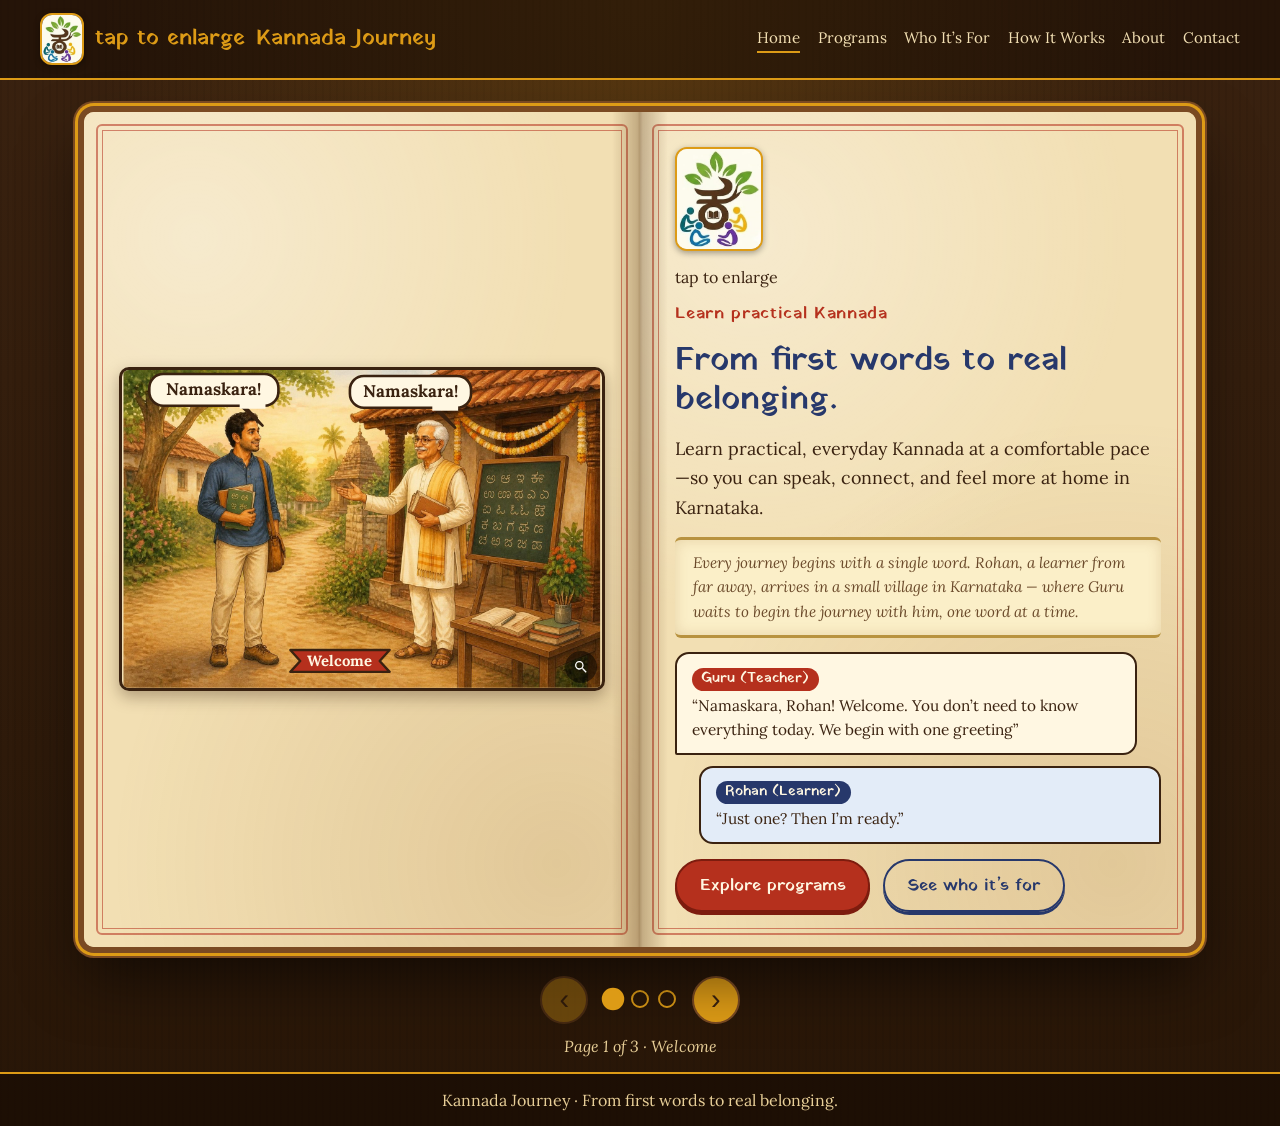
<file: index.html>
<!DOCTYPE html>
<html lang="en">
<head>
  <meta charset="utf-8">
  <meta name="viewport" content="width=device-width, initial-scale=1">
  <title>Home | Kannada Journey</title>
  <meta name="description" content="Kannada Journey: practical Kannada for everyday life, from first words to real belonging.">
  <link rel="icon" type="image/jpeg" href="assets/logo.jpeg">

  <!-- Fonts for the storybook look (Kannada + vintage display). Remove if your styles.css already loads fonts. -->
  <link rel="preconnect" href="https://fonts.googleapis.com">
  <link rel="preconnect" href="https://fonts.gstatic.com" crossorigin>
  <link href="https://fonts.googleapis.com/css2?family=Lora:ital,wght@0,400;0,600;1,400&family=Noto+Serif+Kannada:wght@400;600;800&family=Yatra+One&display=swap" rel="stylesheet">

  <link rel="stylesheet" href="assets/styles.css">
  <!-- Storybook look for this page: keep storybook.css in the same folder as this file. -->
</head>
<body class="sb-body">

  <!-- Top bar. If you prefer your existing site header, replace this block with it. -->
  <header class="sb-topbar">
    <a class="sb-brand" href="index.html"><img class="sb-logo" src="assets/logo.jpeg" alt="" width="44" height="52"><span>Kannada Journey</span></a>
    <nav class="sb-topnav" aria-label="Main">
      <a href="index.html" aria-current="page">Home</a>
	  
  <!-- <span class="nav-disabled" aria-disabled="true">
    Programs
  </span> -->

      <a href="programs.html">Programs</a>
      <a href="who-its-for.html">Who It’s For</a>
      <a href="how-it-works.html">How It Works</a>
      <a href="about.html">About</a>
      <a href="contact.html">Contact</a>
    </nav>
  </header>

  <main class="sb-stage">
    <div class="sb-book" id="sbBook" tabindex="-1">

      <!-- ============ WELCOME ============ -->
      <section class="sb-spread" data-title="Welcome">
        <div class="sb-page sb-page--art">
          <div class="sb-art" data-slot="home1" data-alt="Anand welcomes Rahul, who arrives with books and a bag, beside a blackboard of Kannada letters under a Welcome ribbon">
            <p class="sb-art__fallback">The picture goes here. If you only see this message, upload <strong>storybook.js</strong> next to this page.</p>
          </div>
        </div>
        <div class="sb-page sb-page--text sb-page--cover">
          <img class="sb-logo sb-logo--hero" src="assets/logo.jpeg" alt="Kannada Journey logo" width="86" height="104">
          <p class="sb-kicker">Learn practical Kannada</p>
          <h1 class="sb-title">From first words to real belonging.</h1>
          <p class="sb-lead">Learn practical, everyday Kannada at a comfortable pace—so you can speak, connect, and feel more at home in Karnataka.</p>
          <div class="sb-scroll">
            <!-- <p class="sb-scroll__label">Narrator Scroll</p> -->
            <p>Every journey begins with a single word. Rohan, a learner from far away, arrives in a small village in Karnataka — where Guru waits to begin the journey with him, one word at a time.</p>
			
          </div>
          <div class="sb-dialogue">
            <div class="sb-line sb-line--anand"><span class="sb-who">Guru (Teacher)</span><p>“Namaskara, Rohan! Welcome. You don’t need to know everything today. We begin with one greeting”</p></div>
            <div class="sb-line sb-line--rahul"><span class="sb-who">Rohan (Learner)</span><p>“Just one? Then I’m ready.”</p></div>
          </div>
          <div class="sb-actions">
            <a class="sb-btn" href="programs.html">Explore programs</a>
            <a class="sb-btn sb-btn--ghost" href="who-its-for.html">See who it’s for</a>
          </div>
        </div>
      </section>

      <!-- ============ PART OF LIFE ============ -->
      <section class="sb-spread" data-title="Part of life">
        <div class="sb-page sb-page--art">
          <div class="sb-art" data-slot="home2" data-alt="Three key differentiators in a village scene: Practical from day one, Step by step, and Stay connected and keep learning">
            <p class="sb-art__fallback">The picture goes here. If you only see this message, upload <strong>storybook.js</strong> next to this page.</p>
          </div>
        </div>
        <div class="sb-page sb-page--text">
          <h2 class="sb-heading">Kannada that becomes part of life</h2>
          <p class="sb-lead">Kannada Journey is for anyone who wants to move beyond isolated words and start using Kannada in real situations.</p>
          <div class="sb-cards">
            <div class="sb-card"><h3 class="sb-card__title">Practical from the start</h3><p>Learn useful sentences and expressions you can use in daily life.</p></div>
            <div class="sb-card"><h3 class="sb-card__title">Step by step</h3><p>Progress through clear programs without being overwhelmed by grammar.</p></div>
            <div class="sb-card"><h3 class="sb-card__title">Made for connection</h3><p>Build the confidence to speak with people, not merely study a language.</p></div>
          </div>
          <div class="sb-scroll">
            <!-- <p class="sb-scroll__label">Narrator Scroll</p> -->
            <p>Guru does not begin with rules or long lists of words. He begins where every learner stands — with the confidence to speak, a clear path to follow, and people to share the journey with.</p>
          </div>
          <div class="sb-dialogue">
            <div class="sb-line sb-line--anand"><span class="sb-who">Guru</span><p>“You'll speak from day one, learn step by step, and graduate into a community that keeps the language alive — movies, role-plays, and friends beyond the classroom.”</p></div>
            <div class="sb-line sb-line--rahul"><span class="sb-who">Rohan</span><p>“Words I can use today, a path I can trust, and friends to practice with. Let's begin.”</p></div>
          </div>
        </div>
      </section>

      <!-- ============ SEVEN STEPS ============ -->
      <section class="sb-spread" data-title="Seven steps">
        <div class="sb-page sb-page--art">
          <div class="sb-art" data-slot="home3" data-alt="Your journey in seven steps: Speak, Sentence patterns, Vocabulary, Read Kannada letters, Understand written Kannada, Advanced grammar, and a continuing student community">
            <p class="sb-art__fallback">The picture goes here. If you only see this message, upload <strong>storybook.js</strong> next to this page.</p>
          </div>
        </div>
        <div class="sb-page sb-page--text">
          <h2 class="sb-heading">Your journey in seven steps</h2>
          <ol class="sb-path" aria-label="The path"><li>Speak</li><li>Patterns</li><li>Vocabulary</li><li>Letters</li><li>Grammar</li><li>Deepen</li><li>Belong</li></ol>
          <ul class="sb-bullets"><li><strong>Speak</strong> (Program 1): start speaking basic sentences</li><li><strong>Patterns</strong> (Programs 2–3): learn how spoken kannada sentences are formed using simple patterns.</li><li><strong>Vocabulary</strong> (Program 4): learn more everyday words</li><li><strong>Letters</strong> (Program 5): learn the script</li><li><strong>Grammar</strong> (Programs 6–7): understand sentence structure</li><li><strong>Deepen</strong> (Program 8): master advanced grammar</li><li><strong>Belong</strong> (Program 9): practice with the community</li></ul>
		  <div class="sb-scroll">
            <!-- <p class="sb-scroll__label">Narrator Scroll</p> -->
            <p>Guru shows Rohan the path ahead — seven steps, each one building on the last.</p>
          </div>
          <div class="sb-dialogue">
            <div class="sb-line sb-line--anand"><span class="sb-who">Guru</span><p>“You don't need to see the whole journey today, Rohan. Just the next step.”</p></div>
            <div class="sb-line sb-line--rahul"><span class="sb-who">Rohan</span><p>“Seven steps — and every one of them points forward.”</p></div>
          </div>
		  <div class="sb-actions">
			<a class="sb-btn" href="contact.html">Ask about joining</a>
			<a class="sb-btn sb-btn--ghost" href="programs.html">Explore programs</a>
            <a class="sb-btn sb-btn--ghost" href="who-its-for.html">See who it’s for</a>
			
          </div>
          <button class="sb-link" type="button" data-sb-first>Read the story again</button>
        </div>
      </section>

    </div>

    <!-- Controls -->
    <nav class="sb-controls" aria-label="Storybook pages">
      <button class="sb-turn" type="button" data-sb-prev aria-label="Previous page">‹</button>
      <ol class="sb-dots" id="sbDots"></ol>
      <button class="sb-turn" type="button" data-sb-next aria-label="Next page">›</button>
    </nav>
    <p class="sb-counter" id="sbCounter" aria-live="polite"></p>
  </main>

  <footer class="sb-footer">Kannada Journey · From first words to real belonging.</footer>

  <script src="assets/storybook.js"></script>
</body>
</html>
</file>
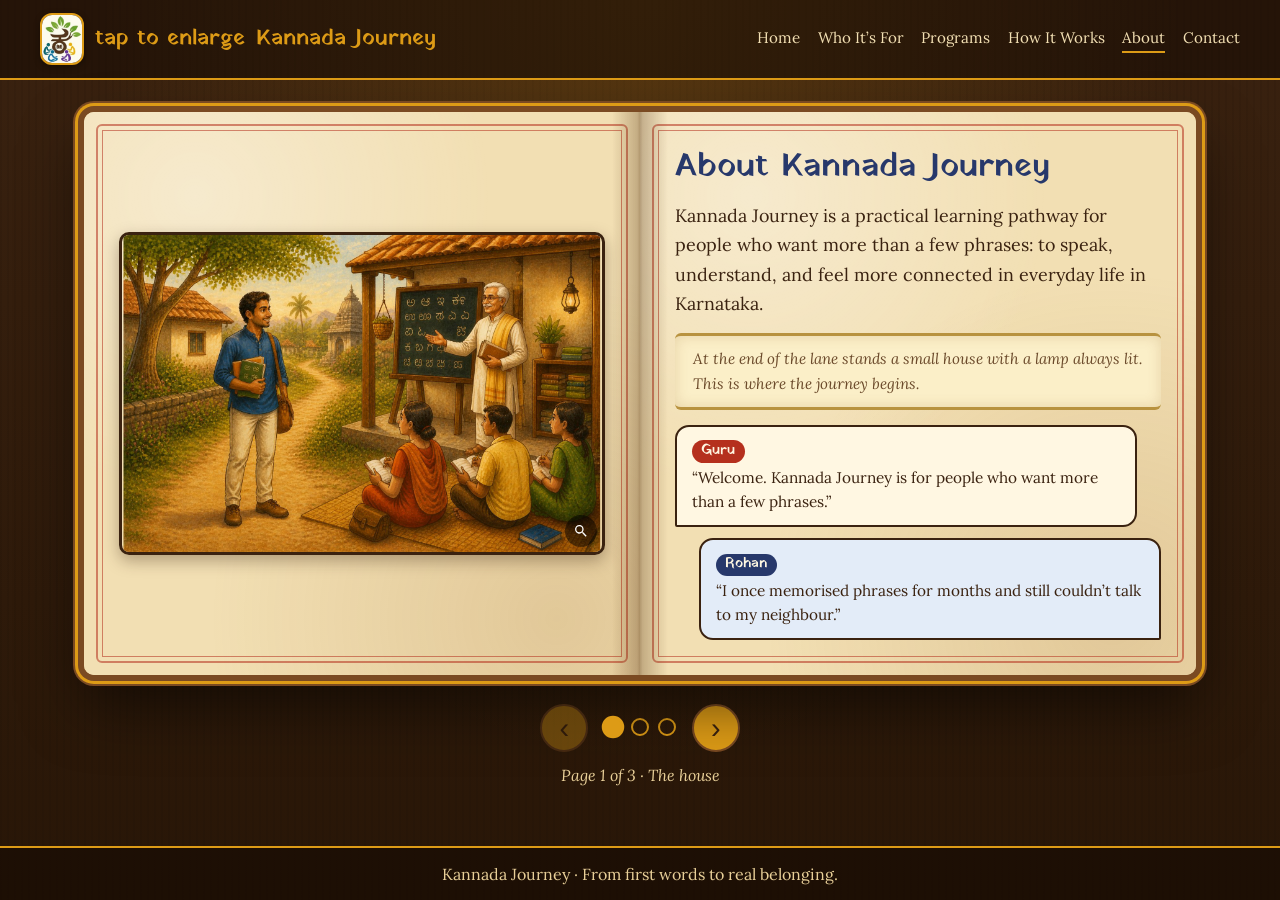
<file: about.html>
<!DOCTYPE html>
<html lang="en">
<head>
  <meta charset="utf-8">
  <meta name="viewport" content="width=device-width, initial-scale=1">
  <title>About | Kannada Journey</title>
  <meta name="description" content="Learn about the purpose and approach behind Kannada Journey.">
  <link rel="icon" type="image/jpeg" href="assets/logo.jpeg">

  <!-- Fonts for the storybook look (Kannada + vintage display). Remove if your styles.css already loads fonts. -->
  <link rel="preconnect" href="https://fonts.googleapis.com">
  <link rel="preconnect" href="https://fonts.gstatic.com" crossorigin>
  <link href="https://fonts.googleapis.com/css2?family=Lora:ital,wght@0,400;0,600;1,400&family=Noto+Serif+Kannada:wght@400;600;800&family=Yatra+One&display=swap" rel="stylesheet">

  <link rel="stylesheet" href="assets/styles.css">
  <!-- Storybook look for this page: keep storybook.css in the same folder as this file. -->
</head>
<body class="sb-body">

  <!-- Top bar. If you prefer your existing site header, replace this block with it. -->
  <header class="sb-topbar">
    <a class="sb-brand" href="index.html"><img class="sb-logo" src="assets/logo.jpeg" alt="" width="44" height="52"><span>Kannada Journey</span></a>
    <nav class="sb-topnav" aria-label="Main">
      <a href="index.html">Home</a>
	      
      <a href="who-its-for.html">Who It’s For</a>
	  <a href="programs.html">Programs</a>
      <a href="how-it-works.html">How It Works</a>
	  <a href="about.html" aria-current="page">About</a>
      <a href="contact.html">Contact</a>
    </nav>
  </header>

  <main class="sb-stage">
    <div class="sb-book" id="sbBook" tabindex="-1">

      <!-- ============ THE HOUSE ============ -->
      <section class="sb-spread" data-title="The house">
        <div class="sb-page sb-page--art">
          <div class="sb-art" data-slot="about0" data-alt="Anand teaches the Kannada letters on a blackboard to three seated learners while Rahul, holding books, looks on outside a village house">
            <p class="sb-art__fallback">The picture goes here. If you only see this message, upload <strong>storybook.js</strong> next to this page.</p>
          </div>
        </div>
        <div class="sb-page sb-page--text sb-page--cover">
          <h1 class="sb-title">About Kannada Journey</h1>
          <p class="sb-lead">Kannada Journey is a practical learning pathway for people who want more than a few phrases: to speak, understand, and feel more connected in everyday life in Karnataka.</p>
          <div class="sb-scroll">
            <!-- <p class="sb-scroll__label">Narrator Scroll</p> -->
            <p>At the end of the lane stands a small house with a lamp always lit. This is where the journey begins.</p>
          </div>
          <div class="sb-dialogue">
            <div class="sb-line sb-line--anand"><span class="sb-who">Guru</span><p>“Welcome. Kannada Journey is for people who want more than a few phrases.”</p></div>
            <div class="sb-line sb-line--rahul"><span class="sb-who">Rohan</span><p>“I once memorised phrases for months and still couldn’t talk to my neighbour.”</p></div>
          </div>
        </div>
      </section>

      <!-- ============ HOW WE MEASURE ============ -->
      <section class="sb-spread" data-title="How we measure">
        <div class="sb-page sb-page--art">
          <div class="sb-art" data-slot="aboutMeasure" data-alt="Four scenes around a glowing brain: sentence formation, vocabulary, practice and real-life use, with Anand and Rahul learning together">
            <p class="sb-art__fallback">The picture goes here. If you only see this message, upload <strong>storybook.js</strong> next to this page.</p>
          </div>
        </div>
        <div class="sb-page sb-page--text">
          <h2 class="sb-heading">How we measure learning</h2>
          <p class="sb-lead">We do not measure learning by the number of phrases memorised. We measure it by whether you can create your own sentences, understand responses, and participate in everyday conversations.</p>
          <p class="sb-lead">A typical short course gives you exposure to Kannada. Kannada Journey is designed to give you usable spoken independence. That takes more than a list of phrases: building sentences step by step, a clear understanding of how Kannada works, speaking practice, correction, revision, and real-life use. That is the depth and support the outcome needs.</p>
          <div class="sb-dialogue">
            <div class="sb-line sb-line--anand"><span class="sb-who">Guru</span><p>“If you have tried learning before and stopped, this programme is designed around structure, practice, and accountability.”</p></div>
            <div class="sb-line sb-line--rahul"><span class="sb-who">Rohan</span><p>“Structure, practice, and someone who corrects me. That’s what I was missing.”</p></div>
          </div>
        </div>
      </section>

      <!-- ============ JOIN ============ -->
      <section class="sb-spread" data-title="Join" id="join">
        <div class="sb-page sb-page--art">
          <div class="sb-art" data-slot="aboutWelcome" data-alt="Anand points Rahul down a village path toward a school where other learners are walking, under a Welcome ribbon">
            <p class="sb-art__fallback">The picture goes here. If you only see this message, upload <strong>storybook.js</strong> next to this page.</p>
          </div>
        </div>
        <div class="sb-page sb-page--text sb-page--cover">
          <h2 class="sb-heading">Walk with us.</h2>
          <p class="sb-lead">From first words to real belonging.</p>
          <div class="sb-actions">
            <a class="sb-btn" href="contact.html">Get in touch</a>
            <!-- <a class="sb-btn sb-btn--ghost" href="programs.html">Explore programs</a> -->
          </div>
          <button class="sb-link" type="button" data-sb-first>Read the story again</button>
        </div>
      </section>

    </div>

    <!-- Controls -->
    <nav class="sb-controls" aria-label="Storybook pages">
      <button class="sb-turn" type="button" data-sb-prev aria-label="Previous page">‹</button>
      <ol class="sb-dots" id="sbDots"></ol>
      <button class="sb-turn" type="button" data-sb-next aria-label="Next page">›</button>
    </nav>
    <p class="sb-counter" id="sbCounter" aria-live="polite"></p>
  </main>

  <footer class="sb-footer">Kannada Journey · From first words to real belonging.</footer>

  <script src="assets/storybook.js"></script>
</body>
</html>
</file>
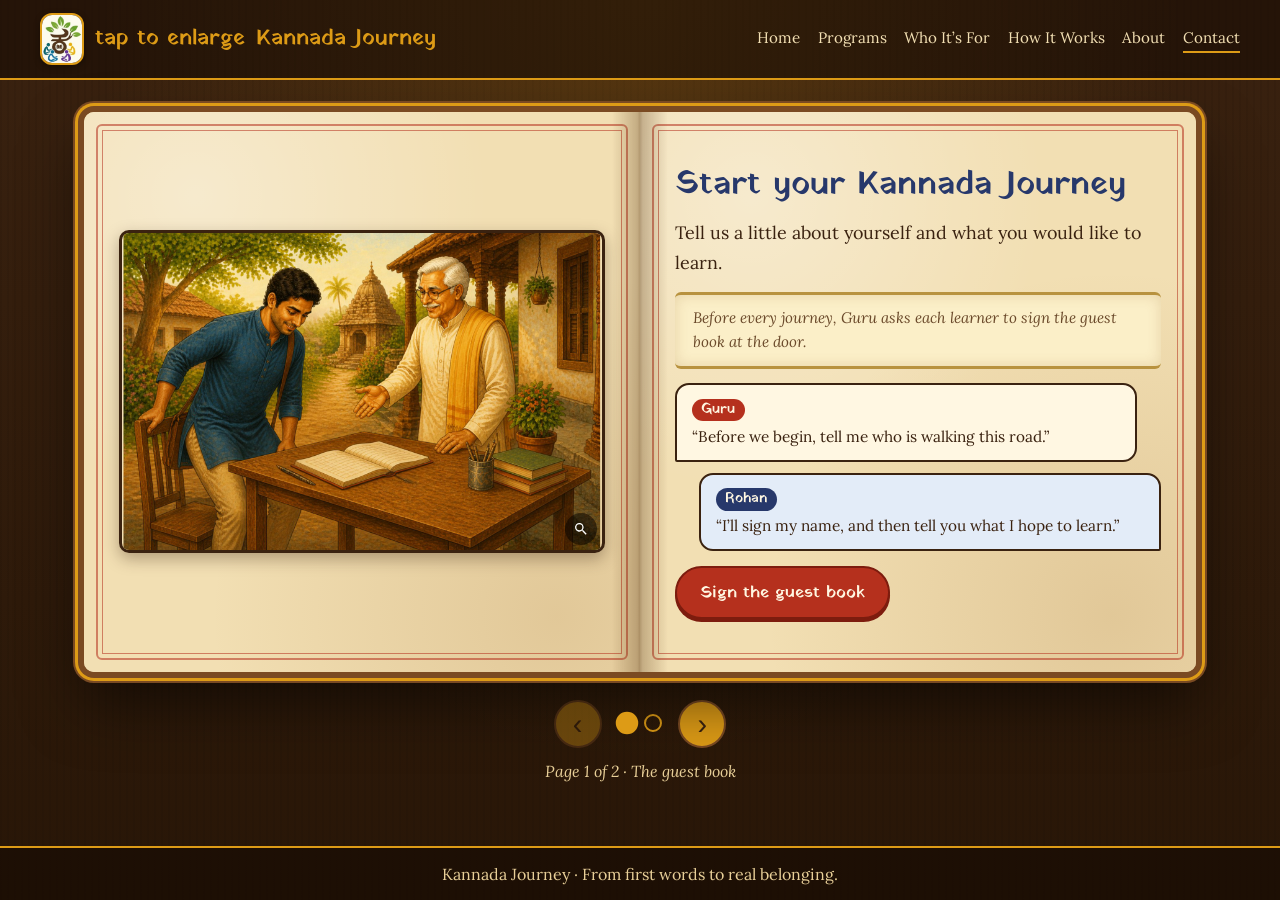
<file: contact.html>
<!DOCTYPE html>
<html lang="en">
<head>
  <meta charset="utf-8">
  <meta name="viewport" content="width=device-width, initial-scale=1">
  <title>Contact | Kannada Journey</title>
  <meta name="description" content="Enquire about joining Kannada Journey.">
  <link rel="icon" type="image/jpeg" href="assets/logo.jpeg">

  <!-- Fonts for the storybook look (Kannada + vintage display). Remove if your styles.css already loads fonts. -->
  <link rel="preconnect" href="https://fonts.googleapis.com">
  <link rel="preconnect" href="https://fonts.gstatic.com" crossorigin>
  <link href="https://fonts.googleapis.com/css2?family=Lora:ital,wght@0,400;0,600;1,400&family=Noto+Serif+Kannada:wght@400;600;800&family=Yatra+One&display=swap" rel="stylesheet">

  <link rel="stylesheet" href="assets/styles.css">
  <!-- Storybook look for this page: keep storybook.css in the same folder as this file. -->
</head>
<body class="sb-body">

  <!-- Top bar. If you prefer your existing site header, replace this block with it. -->
  <header class="sb-topbar">
    <a class="sb-brand" href="index.html"><img class="sb-logo" src="assets/logo.jpeg" alt="" width="44" height="52"><span>Kannada Journey</span></a>
    <nav class="sb-topnav" aria-label="Main">
      <a href="index.html">Home</a>
	  
      <a href="programs.html">Programs</a>
      <a href="who-its-for.html">Who It’s For</a>
      <a href="how-it-works.html">How It Works</a>
      <a href="about.html">About</a>
      <a href="contact.html" aria-current="page">Contact</a>
    </nav>
  </header>

  <main class="sb-stage">
    <div class="sb-book" id="sbBook" tabindex="-1">

      <!-- ============ THE GUEST BOOK ============ -->
      <section class="sb-spread" data-title="The guest book">
        <div class="sb-page sb-page--art">
          <div class="sb-art" data-slot="contact0" data-alt="Anand gestures toward the guest book on a table, inviting Rahul to sit and fill it in, and asks his name">
            <p class="sb-art__fallback">The picture goes here. If you only see this message, upload <strong>storybook.js</strong> next to this page.</p>
          </div>
        </div>
        <div class="sb-page sb-page--text sb-page--cover">
          <h1 class="sb-title">Start your Kannada Journey</h1>
          <p class="sb-lead">Tell us a little about yourself and what you would like to learn.</p>
          <div class="sb-scroll">
            <!-- <p class="sb-scroll__label">Narrator Scroll</p> -->
            <p>Before every journey, Guru asks each learner to sign the guest book at the door.</p>
          </div>
          <div class="sb-dialogue">
            <div class="sb-line sb-line--anand"><span class="sb-who">Guru</span><p>“Before we begin, tell me who is walking this road.”</p></div>
            <div class="sb-line sb-line--rahul"><span class="sb-who">Rohan</span><p>“I’ll sign my name, and then tell you what I hope to learn.”</p></div>
          </div>
          <button class="sb-btn sb-btn--start" type="button" data-sb-next>Sign the guest book</button>
        </div>
      </section>

      <!-- ============ ENQUIRY FORM ============ -->
      <section class="sb-spread" data-title="Enquiry form">
        <div class="sb-page sb-page--art">
          <div class="sb-art" data-slot="contact1" data-alt="Rahul sits at the table and fills in the guest book while Anand looks on with a smile, under a Welcome ribbon">
            <p class="sb-art__fallback">The picture goes here. If you only see this message, upload <strong>storybook.js</strong> next to this page.</p>
          </div>
        </div>
        <div class="sb-page sb-page--text">
          <h2 class="sb-heading">Sign the guest book</h2>
			<p class="sb-lead">A free introductory demo is coming in January 2027. Details will be shared with those who sign up.</p>

          <form class="sb-form" id="sbEnquiry" action="#" method="post" novalidate>
            <div class="sb-form__row"><div class="sb-field"><label for="sb-name">Full name</label><input id="sb-name" name="name" type="text" required maxlength="100" autocomplete="name"></div><div class="sb-field"><label for="sb-email">Email address</label><input id="sb-email" name="email" type="email" required maxlength="150" autocomplete="email"></div></div>
            <div class="sb-form__row"><div class="sb-field"><label for="sb-phone">Phone (optional)</label><input id="sb-phone" name="phone" type="tel" maxlength="30" autocomplete="tel"></div><div class="sb-field"><label for="sb-role">I am a</label><select id="sb-role" name="role" required><option value="" disabled selected>Select one</option><option>Medical/Nursing student</option><option>Yoga practitioner</option><option>IT professional</option><option>New learner</option><option>Other</option></select></div></div>
            <div class="sb-form__row"><div class="sb-field"><label for="sb-level">Current Kannada level</label><select id="sb-level" name="level" required><option value="" disabled selected>Select one</option><option>Complete beginner</option><option>Some knowledge</option><option>Understand but cannot speak</option><option>Other</option></select></div></div>
            <div class="sb-field"><label for="sb-goal">What would you like to achieve?</label><textarea id="sb-goal" name="goal" rows="3" required maxlength="1000"></textarea></div>
            <div class="sb-field"><label for="sb-message">Additional message</label><textarea id="sb-message" name="message" rows="3" maxlength="2000"></textarea></div>
            <div class="sb-hp" aria-hidden="true"><label for="sb-website">Website</label><input id="sb-website" name="website" type="text" tabindex="-1" autocomplete="off"></div>
            <p class="sb-consent">By submitting, you agree to be contacted about your enquiry. Do not send sensitive medical or personal information.</p>
            <button class="sb-btn" type="submit">Send enquiry</button>
            <p class="sb-status" id="sbEnquiryStatus" role="status" aria-live="polite"></p>
          </form>
        </div>
      </section>

    </div>

    <!-- Controls -->
    <nav class="sb-controls" aria-label="Storybook pages">
      <button class="sb-turn" type="button" data-sb-prev aria-label="Previous page">‹</button>
      <ol class="sb-dots" id="sbDots"></ol>
      <button class="sb-turn" type="button" data-sb-next aria-label="Next page">›</button>
    </nav>
    <p class="sb-counter" id="sbCounter" aria-live="polite"></p>
  </main>

  <footer class="sb-footer">Kannada Journey · From first words to real belonging.</footer>

  <script src="assets/storybook.js"></script>
</body>
</html>
</file>
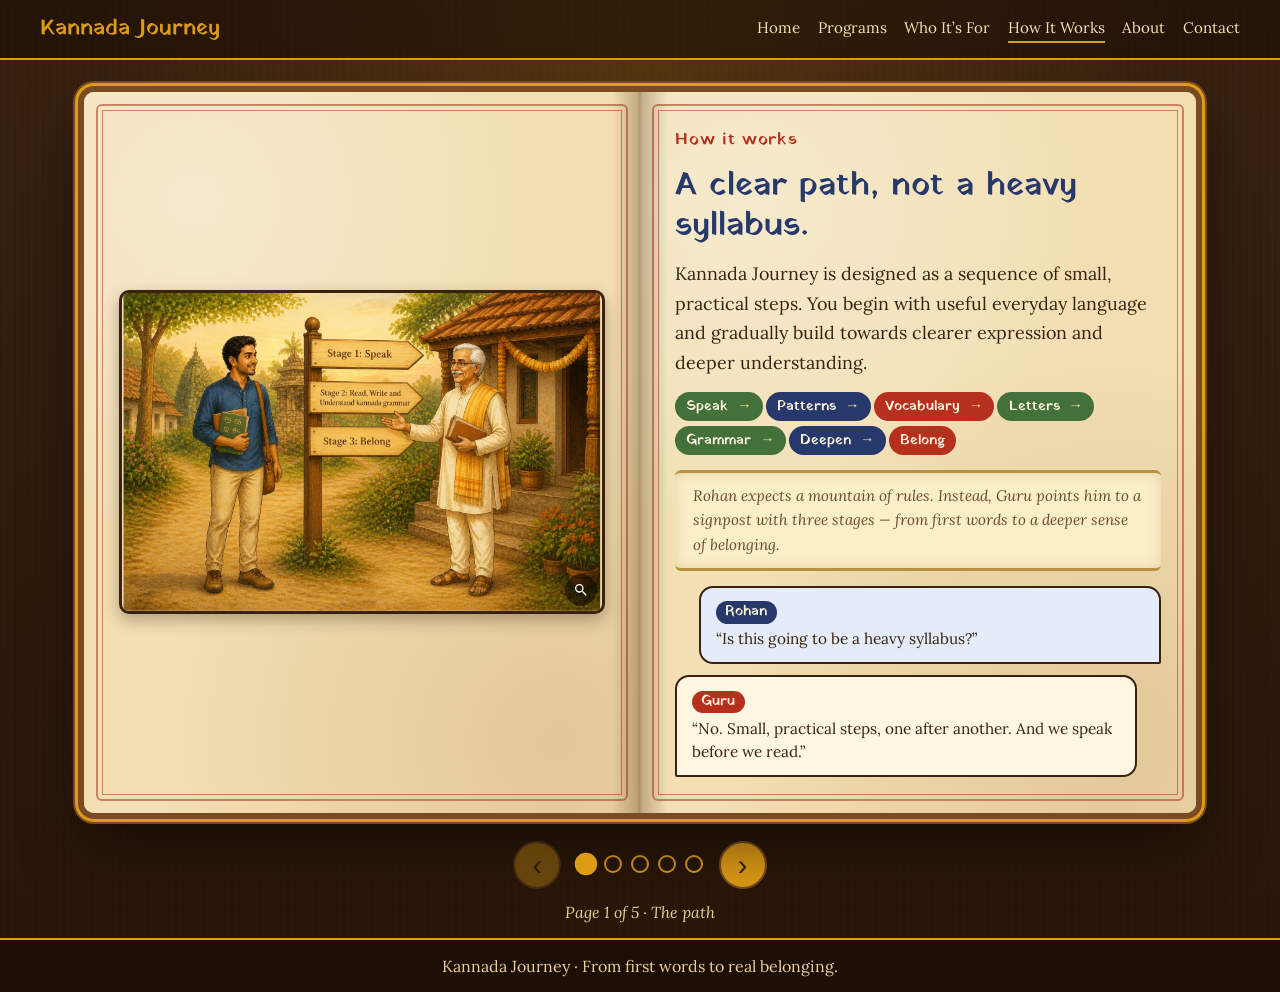
<file: how-it-works.html>
<!DOCTYPE html>
<html lang="en">
<head>
  <meta charset="utf-8">
  <meta name="viewport" content="width=device-width, initial-scale=1">
  <title>How It Works | Kannada Journey</title>
  <meta name="description" content="How Kannada Journey works: speak first, read and write next, then belong to an alumni community.">

  <!-- Fonts for the storybook look (Kannada + vintage display). Remove if your styles.css already loads fonts. -->
  <link rel="preconnect" href="https://fonts.googleapis.com">
  <link rel="preconnect" href="https://fonts.gstatic.com" crossorigin>
  <link href="https://fonts.googleapis.com/css2?family=Lora:ital,wght@0,400;0,600;1,400&family=Noto+Serif+Kannada:wght@400;600;800&family=Yatra+One&display=swap" rel="stylesheet">

  <link rel="stylesheet" href="assets/styles.css">
  <!-- Storybook look for this page: keep storybook.css in the same folder as this file. -->
</head>
<body class="sb-body">

  <!-- Top bar. If you prefer your existing site header, replace this block with it. -->
  <header class="sb-topbar">
    <a class="sb-brand" href="index.html">Kannada Journey</a>
    <nav class="sb-topnav" aria-label="Main">
      <a href="index.html">Home</a>
      <a href="programs.html">Programs</a>
      <a href="who-its-for.html">Who It’s For</a>
      <a href="how-it-works.html" aria-current="page">How It Works</a>
      <a href="about.html">About</a>
      <a href="contact.html">Contact</a>
    </nav>
  </header>

  <main class="sb-stage">
    <div class="sb-book" id="sbBook" tabindex="-1">

      <!-- ============ THE PATH ============ -->
      <section class="sb-spread" data-title="The path">
        <div class="sb-page sb-page--art">
          <div class="sb-art" data-slot="howMain" data-alt="A signpost with three stage boards: Speak, Read and Write, Belong, with Rahul and Anand beside it">
            <p class="sb-art__fallback">The picture goes here. If you only see this message, upload <strong>storybook.js</strong> next to this page.</p>
          </div>
        </div>
        <div class="sb-page sb-page--text sb-page--cover">
          <p class="sb-kicker">How it works</p>
          <h1 class="sb-title">A clear path, not a heavy syllabus.</h1>
          <p class="sb-lead">Kannada Journey is designed as a sequence of small, practical steps. You begin with useful everyday language and gradually build towards clearer expression and deeper understanding.</p>
          <ol class="sb-path" aria-label="The path"><li>Speak</li><li>Patterns</li><li>Vocabulary</li><li>Letters</li><li>Grammar</li><li>Deepen</li><li>Belong</li></ol>
          <div class="sb-scroll">
            <!-- <p class="sb-scroll__label">Narrator Scroll</p> -->
            <p>Rohan expects a mountain of rules. Instead, Guru points him to a signpost with three stages — from first words to a deeper sense of belonging.</p>
          </div>
          <div class="sb-dialogue">
            <div class="sb-line sb-line--rahul"><span class="sb-who">Rohan</span><p>“Is this going to be a heavy syllabus?”</p></div>
            <div class="sb-line sb-line--anand"><span class="sb-who">Guru</span><p>“No. Small, practical steps, one after another. And we speak before we read.”</p></div>
          </div>
        </div>
      </section>

      <!-- ============ STAGE 1 ============ -->
      <section class="sb-spread" data-title="Stage 1" id="stage-1">
        <div class="sb-page sb-page--art">
          <div class="sb-art" data-slot="howStage1" data-alt="Stage one: a signpost with four arrows for Programs 1 to 4, with Rahul and Anand beside it">
            <p class="sb-art__fallback">The picture goes here. If you only see this message, upload <strong>storybook.js</strong> next to this page.</p>
          </div>
        </div>
        <div class="sb-page sb-page--text">
          <p class="sb-kicker">How the journey unfolds</p>
          <p class="sb-lead">The pathway is organised into nine programs, grouped into three stages. Each stage builds on the previous one.</p>
          <p class="sb-chapter">Stage 1 of 3</p>
          <h2 class="sb-heading"><span class="sb-heading__main">Speak</span> <span class="sb-heading__sub">Spoken Kannada Foundations · Programs 1–4</span></h2>
          <p class="sb-lead"><strong>From your first sentences to independent everyday Kannada.</strong><br>You speak from the first weeks, without learning the script first. You build sentences, add time, and then add words. You can stop here if spoken Kannada is all you need.</p>
          <h3 class="sb-subhead">You will be able to</h3>
          <ul class="sb-bullets"><li>Say what you do, ask questions, say what you will not do, and politely ask others to do things.</li><li>Talk about yourself and others in everyday situations.</li><li>Talk about yesterday, today, and tomorrow — and about what is finished or happening now.</li><li>Use a wide everyday vocabulary and hold real conversations.</li></ul>
          <div class="sb-dialogue">
            <div class="sb-line sb-line--rahul"><span class="sb-who">Rohan</span><p>“No letters yet?”</p></div>
            <div class="sb-line sb-line--anand"><span class="sb-who">Guru</span><p>“Not yet. First we use your voice. The letters will make sense when you already know the words.”</p></div>
          </div>
        </div>
      </section>

      <!-- ============ STAGE 2 ============ -->
      <section class="sb-spread" data-title="Stage 2" id="stage-2">
        <div class="sb-page sb-page--art">
          <div class="sb-art" data-slot="howStage2" data-alt="Stage two: a signpost with four arrows for Programs 5 to 8, with Rahul and Anand beside it">
            <p class="sb-art__fallback">The picture goes here. If you only see this message, upload <strong>storybook.js</strong> next to this page.</p>
          </div>
        </div>
        <div class="sb-page sb-page--text">
          <p class="sb-chapter">Stage 2 of 3</p>
          <h2 class="sb-heading"><span class="sb-heading__main">Read, Write & Understand Grammar</span> <span class="sb-heading__sub">Written Kannada · Programs 5–8</span></h2>
          <p class="sb-lead"><strong>Strengthen your conversation, and enrich it through continuous practice.</strong><br>With written Kannada, you can read books, watch films, act out scripts and role-plays, and keep practising. The rules and vocabulary become part of you — and the more you read and watch, the more your vocabulary grows.</p>
          <h3 class="sb-subhead">You will be able to</h3>
          <ul class="sb-bullets"><li>Read and write the Kannada script.</li><li>Read messages, signs, articles and simple books.</li><li>Write simple messages and paragraphs, and express any time in writing.</li><li>Handle longer, richer sentences, in everyday speech and in formal writing.</li></ul>
          <div class="sb-dialogue">
            <div class="sb-line sb-line--rahul"><span class="sb-who">Rohan</span><p>“Now that I can speak, what does reading give me?”</p></div>
            <div class="sb-line sb-line--anand"><span class="sb-who">Guru</span><p>“Books, films and messages become your teachers. Every new page brings new words.”</p></div>
          </div>
        </div>
      </section>

      <!-- ============ STAGE 3 ============ -->
      <section class="sb-spread" data-title="Stage 3" id="stage-3">
        <div class="sb-page sb-page--art">
          <div class="sb-art" data-slot="howStage3" data-alt="Stage three: an alumni movie night in a courtyard, with Anand and Rahul among the learners">
            <p class="sb-art__fallback">The picture goes here. If you only see this message, upload <strong>storybook.js</strong> next to this page.</p>
          </div>
        </div>
        <div class="sb-page sb-page--text">
          <p class="sb-chapter">Stage 3 of 3</p>
          <h2 class="sb-heading"><span class="sb-heading__main">Belong</span> <span class="sb-heading__sub">Join the Alumni · Program 9</span></h2>
          <p class="sb-lead"><strong>Keep growing, and keep company.</strong><br>You grow your vocabulary through immersion and expression, and join an alumni community that stays with you — learning, practising, and enjoying Kannada together with other batches.</p>
          <h3 class="sb-subhead">You will be able to</h3>
          <ul class="sb-bullets"><li>Learn new words from newspapers, films, news and stories.</li><li>Take part in role plays, acting and discussions.</li><li>Practise with newer learners and stay connected to the teacher and the community.</li></ul>
          <div class="sb-dialogue">
            <div class="sb-line sb-line--rahul"><span class="sb-who">Rohan</span><p>“Is this the end of the journey?”</p></div>
            <div class="sb-line sb-line--anand"><span class="sb-who">Guru</span><p>“It is the beginning of belonging. You don't finish Kannada Journey and lose touch — you join a living practice community.”</p></div>
          </div>
        </div>
      </section>

      <!-- ============ JOIN ============ -->
      <section class="sb-spread" data-title="Join" id="join">
        <div class="sb-page sb-page--art">
          <div class="sb-art" data-slot="howWelcome" data-alt="The village gate with a welcoming lamp, and Anand and Rahul waving">
            <p class="sb-art__fallback">The picture goes here. If you only see this message, upload <strong>storybook.js</strong> next to this page.</p>
          </div>
        </div>
        <div class="sb-page sb-page--text sb-page--cover">
          <h2 class="sb-heading">Ready to walk the path?</h2>
          <p class="sb-lead">From first words to real belonging.</p>
          <div class="sb-actions">
            <a class="sb-btn" href="programs.html">View all programs</a>
            <a class="sb-btn sb-btn--ghost" href="contact.html">Ask about joining</a>
          </div>
          <button class="sb-link" type="button" data-sb-first>Read the story again</button>
        </div>
      </section>

    </div>

    <!-- Controls -->
    <nav class="sb-controls" aria-label="Storybook pages">
      <button class="sb-turn" type="button" data-sb-prev aria-label="Previous page">‹</button>
      <ol class="sb-dots" id="sbDots"></ol>
      <button class="sb-turn" type="button" data-sb-next aria-label="Next page">›</button>
    </nav>
    <p class="sb-counter" id="sbCounter" aria-live="polite"></p>
  </main>

  <footer class="sb-footer">Kannada Journey · From first words to real belonging.</footer>

  <script src="assets/storybook.js"></script>
</body>
</html>
</file>
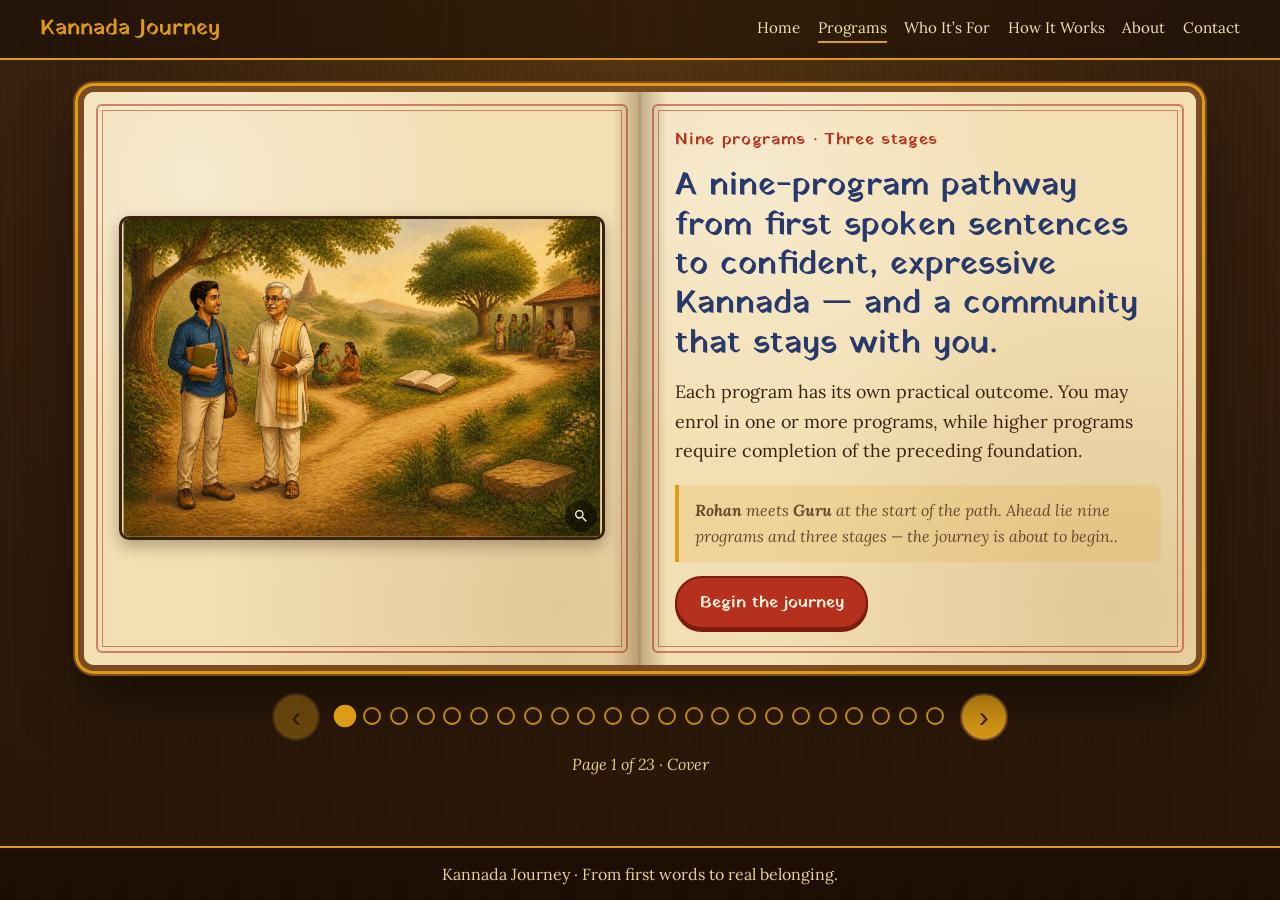
<file: programs.html>
<!DOCTYPE html>
<html lang="en">
<head>
  <meta charset="utf-8">
  <meta name="viewport" content="width=device-width, initial-scale=1">
  <title>Programs | Kannada Journey</title>
  <meta name="description" content="Nine programs in three stages: speak, read and write, and belong. From first spoken sentences to confident, expressive Kannada.">

  <!-- Fonts for the storybook look (Kannada + vintage display). Remove if your styles.css already loads fonts. -->
  <link rel="preconnect" href="https://fonts.googleapis.com">
  <link rel="preconnect" href="https://fonts.gstatic.com" crossorigin>
  <link href="https://fonts.googleapis.com/css2?family=Lora:ital,wght@0,400;0,600;1,400&family=Noto+Serif+Kannada:wght@400;600;800&family=Yatra+One&display=swap" rel="stylesheet">

  <link rel="stylesheet" href="assets/styles.css">
  <!-- Storybook look for this page: keep storybook.css in the same folder as this file. -->
</head>
<body class="sb-body">

  <!-- Top bar. If you prefer your existing site header, replace this block with it. -->
  <header class="sb-topbar">
    <a class="sb-brand" href="index.html">Kannada Journey</a>
    <nav class="sb-topnav" aria-label="Main">
      <a href="index.html">Home</a>
      <a href="programs.html" aria-current="page">Programs</a>
      <a href="who-its-for.html">Who It’s For</a>
      <a href="how-it-works.html">How It Works</a>
      <a href="about.html">About</a>
      <a href="contact.html">Contact</a>
    </nav>
  </header>

  <main class="sb-stage">
    <div class="sb-book" id="sbBook" tabindex="-1">

      <!-- ============ COVER ============ -->
      <section class="sb-spread" data-title="Cover">
        <div class="sb-page sb-page--art">
          <div class="sb-art" data-slot="programsMain" data-alt="Anand the teacher and Rahul the learner set off along a path toward a rising sun">
            <p class="sb-art__fallback">The picture goes here. If you only see this message, upload <strong>storybook.js</strong> next to this page.</p>
          </div>
        </div>
        <div class="sb-page sb-page--text sb-page--cover">
          <p class="sb-kicker">Nine programs · Three stages</p>
          <h1 class="sb-title">A nine-program pathway from first spoken sentences to confident, expressive Kannada — and a community that stays with you.</h1>
          <p class="sb-lead">Each program has its own practical outcome. You may enrol in one or more programs, while higher programs require completion of the preceding foundation.</p>
		  <p class="sb-story"><strong>Rohan</strong> meets <strong>Guru</strong> at the start of the path. Ahead lie nine programs and three stages — the journey is about to begin..</p>		  
          <button class="sb-btn sb-btn--start" type="button" data-sb-next>Begin the journey</button>
        </div>
      </section>

      <!-- ============ PROGRAM OVERVIEW ============ -->
      <section class="sb-spread" data-title="Program overview">
        <div class="sb-page sb-page--art">
          <div class="sb-art" data-slot="programsOverview" data-alt="A winding road with six numbered milestones; Anand and Rahul stand at the start">
            <p class="sb-art__fallback">The picture goes here. If you only see this message, upload <strong>storybook.js</strong> next to this page.</p>
          </div>
        </div>
        <div class="sb-page sb-page--text">
          <h2 class="sb-heading">Program overview</h2>
          <p class="sb-lead">Stage 1 teaches you to speak. Stage 2 teaches you to read, write, and understand grammar. Stage 3 keeps you growing — and keeps you company. Choose any program below to jump straight to it.</p>
          <ol class="sb-route"><li><span>Stage 1 · Speak (Programs 1–4)</span> Spoken Kannada Foundations — from your first sentences to independent everyday Kannada, with no script to learn first. You can stop here if spoken Kannada is all you need.</li><li><span>Stage 2 · Understand Grammar (Programs 5–8)</span> Learn the script and written Kannada, so you can read books, follow films and keep practising on your own.</li><li><span>Stage 3 · Belong (Program 9)</span> Grow your words through immersion and performance, and join an alumni community that stays with you.</li></ol>
          <h3 class="sb-subhead">Stage 1 · Speak</h3>
          <div class="sb-tabs"><button class="sb-tab" type="button" data-sb-goto="3">1 · First Steps</button><button class="sb-tab" type="button" data-sb-goto="5">2 · In Context</button><button class="sb-tab" type="button" data-sb-goto="7">3 · In Flow</button><button class="sb-tab" type="button" data-sb-goto="9">4 · Word by Word</button></div>
          <h3 class="sb-subhead">Stage 2 · Read, Write &amp; Understand Grammar</h3>
          <div class="sb-tabs"><button class="sb-tab" type="button" data-sb-goto="12">5 · Meet the Letters</button><button class="sb-tab" type="button" data-sb-goto="14">6 · With Clarity</button><button class="sb-tab" type="button" data-sb-goto="16">7 · On the Page</button><button class="sb-tab" type="button" data-sb-goto="18">8 · Rich Conversations</button></div>
          <h3 class="sb-subhead">Stage 3 · Belong</h3>
          <div class="sb-tabs"><button class="sb-tab" type="button" data-sb-goto="21">9 · Unstoppable</button></div>
        </div>
      </section>

      <!-- ============ STAGE 1 ============ -->
      <section class="sb-spread" data-title="Stage 1" id="stage-1">
        <div class="sb-page sb-page--art">
          <div class="sb-art" data-slot="programsStage1" data-alt="A signpost with four arrows for Programs 1 to 4">
            <p class="sb-art__fallback">The picture goes here. If you only see this message, upload <strong>storybook.js</strong> next to this page.</p>
          </div>
        </div>
        <div class="sb-page sb-page--text">
          <p class="sb-chapter">Stage 1 of 3</p>
          <h2 class="sb-heading"><span class="sb-heading__main">Speak</span> <span class="sb-heading__sub">Spoken Kannada Foundations · Programs 1–4</span></h2>
          <p class="sb-lead">Kannada Journey begins with speaking. Across four connected programs, you move from your first simple sentences to independent everyday expression — for every person, in every kind of sentence, and about any time. You speak first, with no script to learn. You can stop here if spoken Kannada is all you need.</p>
          <p class="sb-story"><strong>A first milestone:</strong> after Programs 1 and 2, you can introduce yourself, ask simple questions, describe basic actions, and manage simple everyday exchanges.</p>
          <ul class="sb-bullets"><li><strong>Program 1:</strong> Speak about yourself: what you do and what is yours.</li><li><strong>Program 2:</strong> Ask questions, say “not”, request, and talk about anyone.</li><li><strong>Program 3:</strong> Talk about yesterday, today and tomorrow.</li><li><strong>Program 4:</strong> Build your everyday vocabulary, so you can say what you mean.</li></ul>
          <div class="sb-dialogue">
            <div class="sb-line sb-line--rahul"><span class="sb-who">Rohan</span><p>“No letters yet?”</p></div>
            <div class="sb-line sb-line--anand"><span class="sb-who">Guru</span><p>“Not yet. First we use your voice. The letters will make sense when you already know the words.”</p></div>
          </div>
        </div>
      </section>

      <!-- ============ PROGRAM 1 ============ -->
      <section class="sb-spread" data-title="Program 1" id="program-1">
        <div class="sb-page sb-page--art">
          <div class="sb-art" data-slot="programsProgram1" data-alt="On a sunlit veranda Anand and Rahul practise sentences about 'I, my, mine' on a slate; five scroll tags show example sentences">
            <p class="sb-art__fallback">The picture goes here. If you only see this message, upload <strong>storybook.js</strong> next to this page.</p>
          </div>
        </div>
        <div class="sb-page sb-page--text">
          <p class="sb-chapter">Program 1</p>
          <h2 class="sb-heading"><span class="sb-heading__main">Kannada First Steps</span> <span class="sb-heading__sub">Your First Real Sentences</span></h2>
          <p class="sb-tagline">“From zero to speaking in one month.”</p>
          <p class="sb-lead">Start speaking about yourself, using everyday action words and the little words that connect them — to, from, with, by — with no letters to learn first.</p>
          <div class="sb-scroll">
            <!-- <p class="sb-scroll__label">Narrator Scroll</p> -->
            <p>The journey begins with sound, not letters. Rohan learns to speak about himself: what he does, where he goes, who he is with, and what is his.</p>
          </div>
          <div class="sb-dialogue">
            <div class="sb-line sb-line--anand"><span class="sb-who">Guru</span><p>“No letters today, Rohan. First we use your voice. Let's build sentences about you — what you do, where you go, who you go with, and what is yours.”</p></div>
            <div class="sb-line sb-line--rahul"><span class="sb-who">Rohan</span><p>“I go to office. I come from home. That book is mine. I’m already speaking!”</p></div>
          </div>
          <button class="sb-btn sb-btn--ghost sb-btn--small" type="button" data-sb-next>What you’ll learn</button>
        </div>
      </section>

      <!-- ============ PROGRAM 1: DETAILS ============ -->
      <section class="sb-spread" data-title="Program 1: details" id="program-1-details">
        <div class="sb-page sb-page--art">
          <div class="sb-art" data-slot="programsProgram1Detail" data-alt="On a sunlit veranda Anand and Rahul practise sentences about 'I, my, mine' on a slate; five scroll tags show example sentences">
            <p class="sb-art__fallback">The picture goes here. If you only see this message, upload <strong>storybook.js</strong> next to this page.</p>
          </div>
        </div>
		
		<!-- <div class="sb-page sb-page--art">
          <div class="sb-slate">
            <p class="sb-slate__title">Sentences about me</p>
            <p class="sb-slate__sub">Say it aloud. No letters needed.</p>
            <ul class="sb-slate__list"><li><span class="sb-slate__kn">Naanu office-ge hogteeni</span><span class="sb-slate__en">I go to the office</span></li><li><span class="sb-slate__kn">Naanu maneyinda barteeni</span><span class="sb-slate__en">I come from home</span></li><li><span class="sb-slate__kn">Naanu ee pustaka avanige kodteeni</span><span class="sb-slate__en">I give this book to him</span></li><li><span class="sb-slate__kn">Naanu adanna avaninda tagolteeni</span><span class="sb-slate__en">I will take it from him</span></li><li><span class="sb-slate__kn">Naanu avana jote hogteeni</span><span class="sb-slate__en">I will go with him</span></li><li><span class="sb-slate__kn">Adu nanna pustaka</span><span class="sb-slate__en">That is my book</span></li><li><span class="sb-slate__kn">Aa pustaka nandu</span><span class="sb-slate__en">That book is mine</span></li></ul>
            <p class="sb-slate__note">Kannada is shown in English letters, so you can say it aloud.</p>
          </div>
        </div> -->
        <div class="sb-page sb-page--text">
          <p class="sb-chapter">Program 1 · Kannada First Steps</p>
          <h2 class="sb-heading">What you will learn</h2>
          <p class="sb-lead">Program 1 is about speaking for yourself. You learn only the sentences where you are the one doing it, but you learn them completely: how the word for “I” changes to mean my, mine, to me, for me, from me, with me, in me and on me, and how to say what you do. There is no script to learn. You copy the pattern, say it aloud, and it sticks.</p>
          <ul class="sb-bullets"><li>Say what you do: “I go to the office.” “I come from home.”</li><li>Say what you give, take and do with others: “I give this book to him.” “I will take it from him.” “I will go with him.”</li><li>Say what is yours: “That is my book.” “That book is mine.”</li><li>Use "I" in all its forms — I, my, mine, to me, for me, because of me, from me, with me, in me, and on me.</li><li>Talk about now and soon with the same words — one everyday form covers both "I go" and "I will go."</li><li>Build your first real sentences from a starter set of action words — go, come, give, take, and eat.</li><li>Start speaking from the first weeks — with no script to learn.</li></ul>          
        </div>
      </section>

      <!-- ============ PROGRAM 2 ============ -->
      <section class="sb-spread" data-title="Program 2" id="program-2">
        <div class="sb-page sb-page--art">
          <div class="sb-art" data-slot="programsProgram2" data-alt="A village market; Anand points at people while a glowing Matrix Map links Rahul to He, She, It, They, We and You">
            <p class="sb-art__fallback">The picture goes here. If you only see this message, upload <strong>storybook.js</strong> next to this page.</p>
          </div>
        </div>
        <div class="sb-page sb-page--text">
          <p class="sb-chapter">Program 2</p>
          <h2 class="sb-heading"><span class="sb-heading__main">Kannada in Context</span> <span class="sb-heading__sub">Use Kannada Everywhere</span></h2>
          <p class="sb-tagline">“From simple sentences to real-life Kannada.”</p>
          <p class="sb-lead">Ask questions, say no, make requests, and speak about anyone — not only yourself.</p>
          <div class="sb-scroll">
            <!-- <p class="sb-scroll__label">Narrator Scroll</p> -->
            <p>The world expands as the learner moves beyond himself. In Program 1, Rohan learnt to speak about himself. Now Guru shows him how the same patterns open up to questions, negatives, requests — and to every person he meets.</p>
          </div>
          <div class="sb-dialogue">
            <div class="sb-line sb-line--anand"><span class="sb-who">Guru</span><p>“In Program 1, you spoke about yourself: I go, I come, I will go with him. Now look at the market! The same verbs now work for everyone — he will go, she will come with me, we will go — and your sentences can ask, refuse, and request: Will you go? I will not come. Read the book.”</p></div>
            <div class="sb-line sb-line--rahul"><span class="sb-who">Rohan</span><p>“So the same 'to', 'from', and 'with' work for everyone — and now my sentences can ask, say no, and request. I can really talk with people!”</p></div>
          </div>
          <button class="sb-btn sb-btn--ghost sb-btn--small" type="button" data-sb-next>What you’ll learn</button>
        </div>
      </section>

      <!-- ============ PROGRAM 2: DETAILS ============ -->
      <section class="sb-spread" data-title="Program 2: details" id="program-2-details">
        <div class="sb-page sb-page--art">
          <div class="sb-art" data-slot="programsProgram2Detail" data-alt="On a sunlit veranda Anand and Rahul practise sentences about 'I, my, mine' on a slate; five scroll tags show example sentences">
            <p class="sb-art__fallback">The picture goes here. If you only see this message, upload <strong>storybook.js</strong> next to this page.</p>
          </div>
        </div>
		
		<!-- <div class="sb-page sb-page--art">
          <div class="sb-slate">
            <p class="sb-slate__title">Anyone, any kind of sentence</p>
            <p class="sb-slate__sub">The same patterns, stretched</p>
            <ul class="sb-slate__list"><li><span class="sb-slate__kn">Neenu hogteeya?</span><span class="sb-slate__en">Will you go?</span></li><li><span class="sb-slate__kn">Neevu elli hogteera?</span><span class="sb-slate__en">Where will you go?</span></li><li><span class="sb-slate__kn">Naanu hogalla</span><span class="sb-slate__en">I will not go</span></li><li><span class="sb-slate__kn">Avanu barolla</span><span class="sb-slate__en">He will not come</span></li><li><span class="sb-slate__kn">Hogi</span><span class="sb-slate__en">Please go</span></li><li><span class="sb-slate__kn">Hogu</span><span class="sb-slate__en">Go! (to a friend)</span></li><li><span class="sb-slate__kn">Avalu nanage kodtaale</span><span class="sb-slate__en">She gives it to me</span></li><li><span class="sb-slate__kn">yaaru · enu · elli · yaavaaga · eshtu</span><span class="sb-slate__en">Who · what · where · when · how much</span></li></ul>
            <p class="sb-slate__note">Kannada is shown in English letters, so you can say it aloud.</p>
          </div>
        </div> -->
        <div class="sb-page sb-page--text">
          <!-- DRAFT: the Kannada examples on this page were added for clarity (shown in English letters). Please check them. -->
          <p class="sb-chapter">Program 2 · Kannada in Context</p>
          <h2 class="sb-heading">What you will learn</h2>
          <p class="sb-lead">Program 2 stretches everything from Program 1 in two ways. First, you learn new kinds of sentences: questions, "will not" sentences, and requests. Second, you learn to use them for every person, not only "I". You are still learning by patterns, not rule lists.</p>
          <ul class="sb-bullets"><li>Ask questions — "Will you go?" "Where will you go?" — with the basic question words: who, what, where, when, and how much.</li><li>Say what someone does not or will not do — "I will not go." "He will not come."</li><li>Make requests and give instructions, politely or to a friend — "Please go." "Go!"</li><li>Talk about anyone, not just yourself — he, she, they, we, you, an elder, or a group.</li><li>Use the same "to, for, from, with, in, and on" word forms for everyone — not only for "I".</li><li>Use everything from Program 1 in these new sentences — introduce yourself, ask simple questions, describe basic actions, and manage simple everyday exchanges.</li></ul>          
        </div>
      </section>

      <!-- ============ PROGRAM 3 ============ -->
      <section class="sb-spread" data-title="Program 3" id="program-3">
        <div class="sb-page sb-page--art">
          <div class="sb-art" data-slot="programsProgram3" data-alt="In a pavilion framed by stone arches Anand holds two hourglasses, one still running and one finished, while Rahul tells a story with wide gestures">
            <p class="sb-art__fallback">The picture goes here. If you only see this message, upload <strong>storybook.js</strong> next to this page.</p>
          </div>
        </div>
        <div class="sb-page sb-page--text">
          <p class="sb-chapter">Program 3</p>
          <h2 class="sb-heading"><span class="sb-heading__main">Kannada in Flow</span> <span class="sb-heading__sub">Yesterday, Today and Tomorrow</span></h2>
          <p class="sb-tagline">“From basic actions to saying exactly when and how things happen.”</p>
          <p class="sb-lead">Talk about what happened, what is happening, what is finished and what will happen, in every kind of sentence you have learned.</p>
          <div class="sb-scroll">
            <!-- <p class="sb-scroll__label">Narrator Scroll</p> -->
            <p>With questions, negatives, and requests in hand, the learner learns to weave time into language. Actions now move across yesterday, today, and tomorrow — still happening, or already finished.</p>
          </div>
          <div class="sb-dialogue">
            <div class="sb-line sb-line--anand"><span class="sb-who">Guru</span><p>“A language comes alive when you can place it in time. Take every sentence you have learned and set it in yesterday, today, or tomorrow — as something still happening, or something already finished.”</p></div>
            <div class="sb-line sb-line--rahul"><span class="sb-who">Rohan</span><p>“I'm no longer stuck in the present! I can say where I have been, what is happening now, and what I plan to do tomorrow — even with a small vocabulary.”</p></div>
          </div>
          <button class="sb-btn sb-btn--ghost sb-btn--small" type="button" data-sb-next>What you’ll learn</button>
        </div>
      </section>

      <!-- ============ PROGRAM 3: DETAILS ============ -->
      <section class="sb-spread" data-title="Program 3: details" id="program-3-details">
        <div class="sb-page sb-page--art">
          <div class="sb-art" data-slot="programsProgram3Detail" data-alt="On a sunlit veranda Anand and Rahul practise sentences about 'I, my, mine' on a slate; five scroll tags show example sentences">
            <p class="sb-art__fallback">The picture goes here. If you only see this message, upload <strong>storybook.js</strong> next to this page.</p>
          </div>
        </div>
		
		<!-- <div class="sb-page sb-page--art">
          <div class="sb-slate">
            <p class="sb-slate__title">Time in every sentence</p>
            <p class="sb-slate__sub">Before, now and after</p>
            <ul class="sb-slate__list"><li><span class="sb-slate__kn">Naanu ninne hode</span><span class="sb-slate__en">I went yesterday</span></li><li><span class="sb-slate__kn">Naanu naale hogteeni</span><span class="sb-slate__en">I will go tomorrow</span></li><li><span class="sb-slate__kn">Naanu hogta iddeeni</span><span class="sb-slate__en">I am going (right now)</span></li><li><span class="sb-slate__kn">Naanu hogiddeeni</span><span class="sb-slate__en">I have gone, I have been there</span></li><li><span class="sb-slate__kn">Avanu ninne banda</span><span class="sb-slate__en">He came yesterday</span></li><li><span class="sb-slate__kn">Avalu ninne bandalu</span><span class="sb-slate__en">She came yesterday</span></li><li><span class="sb-slate__kn">Naanu pratidina hogteeni</span><span class="sb-slate__en">I go every day (a habit)</span></li><li><span class="sb-slate__kn">Naanu hogona anta iddeeni</span><span class="sb-slate__en">I am planning to go (an intention)</span></li></ul>
            <p class="sb-slate__note">Kannada is shown in English letters, so you can say it aloud.</p>
          </div>
        </div> -->
        <div class="sb-page sb-page--text">
          <!-- DRAFT: the Kannada examples on this page were added for clarity (shown in English letters). Please check them. -->
          <p class="sb-chapter">Program 3 · Kannada in Flow</p>
          <h2 class="sb-heading">What you will learn</h2>
          <p class="sb-lead">Most courses stop at "I go" and "I went". Program 3 teaches you to express time fully in real spoken Kannada: what is happening, what is finished, what you do habitually, and what you intend to do. You take everything from Programs 1 and 2 and learn to say it in the past, the present, and the future — as something still going on, or already finished.</p>
          <ul class="sb-bullets"><li>Talk about the past, present, and future — "I went." "I go." "I will go."</li><li>Say what is happening right now — "I am going." "She is reading."</li><li>Say what is finished, and share experiences — "I have gone." "I have been to Mysuru."</li><li>Talk about habits and plans — "I go there every day." "I am planning to go."</li><li>Use all of this in every kind of sentence from Programs 1 and 2 — statements, questions, "will not" sentences, and requests.</li><li>Use all of this for every person — with all the "to, from, with" word forms.</li><li>Hold simple conversations on many everyday topics with the words you know so far — then add more words in Program 4.</li></ul>          
        </div>
      </section>

      <!-- ============ PROGRAM 4 ============ -->
      <section class="sb-spread" data-title="Program 4" id="program-4">
        <div class="sb-page sb-page--art">
          <div class="sb-art" data-slot="programsProgram4" data-alt="Shelves of jars labelled Numbers, Family, Food, Colours, Body and Weather, with Rahul carrying a basket of words and Anand pointing">
            <p class="sb-art__fallback">The picture goes here. If you only see this message, upload <strong>storybook.js</strong> next to this page.</p>
          </div>
        </div>
        <div class="sb-page sb-page--text">
          <p class="sb-chapter">Program 4</p>
          <h2 class="sb-heading"><span class="sb-heading__main">Word by Word</span> <span class="sb-heading__sub">Build Your Everyday Vocabulary</span></h2>
          <p class="sb-tagline">“From a few words to a wide vocabulary.”</p>
          <p class="sb-lead">Add the everyday words and phrases that let you say what you really mean.</p>
          <div class="sb-scroll">
            <!-- <p class="sb-scroll__label">Narrator Scroll</p> -->
            <p>The path is clear, but the learner's basket of words is still light. Now Rohan fills it — theme by theme.</p>
          </div>
          <div class="sb-dialogue">
            <div class="sb-line sb-line--anand"><span class="sb-who">Guru</span><p>“You have the patterns. Now you need words to pour into them: things to do, things to name, ways to describe, and little words that join them together. We'll fill your basket one theme at a time.”</p></div>
            <div class="sb-line sb-line--rahul"><span class="sb-who">Rohan</span><p>“Now every sentence I know can carry whatever I want to say!”</p></div>
          </div>
          <button class="sb-btn sb-btn--ghost sb-btn--small" type="button" data-sb-next>What you’ll learn</button>
        </div>
      </section>

      <!-- ============ PROGRAM 4: DETAILS ============ -->
      <section class="sb-spread" data-title="Program 4: details" id="program-4-details">
        <div class="sb-page sb-page--art">
          <div class="sb-art" data-slot="programsProgram4Detail" data-alt="On a sunlit veranda Anand and Rahul practise sentences about 'I, my, mine' on a slate; five scroll tags show example sentences">
            <p class="sb-art__fallback">The picture goes here. If you only see this message, upload <strong>storybook.js</strong> next to this page.</p>
          </div>
        </div>
		
		<!-- <div class="sb-page sb-page--art">
          <div class="sb-slate">
            <p class="sb-slate__title">Words for real life</p>
            <p class="sb-slate__sub">Themes you will build, one by one</p>
            <ul class="sb-slate__list"><li><span class="sb-slate__kn">ondu · eradu · mooru</span><span class="sb-slate__en">Numbers: one, two, three… up to 100 and beyond</span></li><li><span class="sb-slate__kn">Eega gante eshtu?</span><span class="sb-slate__en">Time: What time is it now?</span></li><li><span class="sb-slate__kn">amma · appa · anna · tangi</span><span class="sb-slate__en">Family: mother, father, elder brother, younger sister</span></li><li><span class="sb-slate__kn">kempu · hasiru · neeli</span><span class="sb-slate__en">Colours: red, green, blue</span></li><li><span class="sb-slate__kn">eda · bala · nera</span><span class="sb-slate__en">Directions: left, right, straight</span></li><li><span class="sb-slate__kn">Ivattu male bartide</span><span class="sb-slate__en">Weather: It is raining today</span></li><li><span class="sb-slate__kn">Sahaaya maadi!</span><span class="sb-slate__en">Emergencies: Help!</span></li></ul>
            <p class="sb-slate__note">Kannada is shown in English letters, so you can say it aloud.</p>
          </div>
        </div> -->
        <div class="sb-page sb-page--text">
          <!-- DRAFT: the Kannada examples on this page were added for clarity (shown in English letters). Please check them. -->
          <p class="sb-chapter">Program 4 · Word by Word</p>
          <h2 class="sb-heading">What you will learn</h2>
          <p class="sb-lead">Program 4 is about words. By now you know how sentences are built; here you load them with everyday vocabulary, theme by theme. Many learners are happy to stop here if speaking is all they need. Those who want to read and write continue to Stage 2.</p>
          <ul class="sb-bullets"><li>Everyday action words, naming words, and describing words — what people do, the things around them, and how things are: big, small, tasty, difficult.</li><li>Feelings and ideas, not only objects — happy, afraid, honest, important.</li><li>Little words that join and place things — "and," "with," "after," "near," "quickly."</li><li>Everyday themes — numbers (1 to 100, first, second, third, and big numbers), time, dates, family, body parts, colours, directions, weather, food, shopping, and emergency phrases.</li><li>Common phrases that go together naturally — with small practical tasks to use them.</li><li>Practical phrases for real Karnataka situations — cabs, shops, restaurants, apartments, and workplaces.</li><li>A wide, practical vocabulary across everyday life — so you can speak Kannada on many subjects, not only simple ones.</li></ul>          
        </div>
      </section>

      <!-- ============ STAGE 2 ============ -->
      <section class="sb-spread" data-title="Stage 2" id="stage-2">
        <div class="sb-page sb-page--art">
          <div class="sb-art" data-slot="programsStage2" data-alt="A signpost with four arrows for Programs 5 to 8">
            <p class="sb-art__fallback">The picture goes here. If you only see this message, upload <strong>storybook.js</strong> next to this page.</p>
          </div>
        </div>
        <div class="sb-page sb-page--text">
          <p class="sb-chapter">Stage 2 of 3</p>
          <h2 class="sb-heading"><span class="sb-heading__main">Read, Write & Understand Grammar</span> <span class="sb-heading__sub">Written Kannada · Programs 5–8</span></h2>
          <p class="sb-lead">Learn the script and written Kannada, and deepen your grammar. Written Kannada is the form used in books, magazines, newspapers, and much of films and news. Once you can read it, every book, article, and film becomes a source of new words, phrases, and grammar — so your Kannada keeps growing on its own.</p>
          <ul class="sb-bullets"><li><strong>Program 5:</strong> Meet the letters: read and write the script.</li><li><strong>Program 6:</strong> Understand how written Kannada is built.</li><li><strong>Program 7:</strong> Write about now, then and next.</li><li><strong>Program 8:</strong> Longer, richer sentences, in everyday speech and in formal writing.</li></ul>          
        </div>
      </section>

      <!-- ============ PROGRAM 5 ============ -->
      <section class="sb-spread" data-title="Program 5" id="program-5">
        <div class="sb-page sb-page--art">
          <div class="sb-art" data-slot="programsProgram5" data-alt="On a sunlit veranda Anand traces the first Kannada letter on a slate while Rahul reads aloud; scroll tags float above">
            <p class="sb-art__fallback">The picture goes here. If you only see this message, upload <strong>storybook.js</strong> next to this page.</p>
          </div>
        </div>
        <div class="sb-page sb-page--text">
          <p class="sb-chapter">Program 5</p>
          <h2 class="sb-heading"><span class="sb-heading__main">Meet the Letters</span> <span class="sb-heading__sub">Read and Write the Kannada Script</span></h2>
          <p class="sb-tagline">“Now that you speak, learn to read what you say.”</p>
          <p class="sb-lead">Learn the Kannada letters, and read and write the words you already speak.</p>
          <div class="sb-scroll">
            <!-- <p class="sb-scroll__label">Narrator Scroll</p> -->
            <p>Having spoken a world of words, the learner finally meets the letters. They are not strangers — each one is a sound he already knows. From here, every book and film can become a teacher.</p>
          </div>
          <div class="sb-dialogue">
            <div class="sb-line sb-line--anand"><span class="sb-who">Guru</span><p>“Look closely at these curves, Rohan. You already know every sound they stand for. Today, you learn how each sound looks.”</p></div>
            <div class="sb-line sb-line--rahul"><span class="sb-who">Rohan</span><p>“So I’m not learning new words. I’m learning to see the words I already speak!”</p></div>
          </div>
          <button class="sb-btn sb-btn--ghost sb-btn--small" type="button" data-sb-next>What you’ll learn</button>
        </div>
      </section>

      <!-- ============ PROGRAM 5: DETAILS ============ -->
      <section class="sb-spread" data-title="Program 5: details" id="program-5-details">
        <div class="sb-page sb-page--art">
          <div class="sb-art" data-slot="programsProgram5Detail" data-alt="On a sunlit veranda Anand and Rahul practise sentences about 'I, my, mine' on a slate; five scroll tags show example sentences">
            <p class="sb-art__fallback">The picture goes here. If you only see this message, upload <strong>storybook.js</strong> next to this page.</p>
          </div>
        </div>
		
		<!-- <div class="sb-page sb-page--art">
          <div class="sb-slate">
            <p class="sb-slate__title">The letters</p>
            <p class="sb-slate__sub">Sounds you know, shapes you are about to learn</p>
            <ul class="sb-slate__list"><li><span class="sb-slate__kn">ಅ    ಆ    ಇ    ಈ</span><span class="sb-slate__en">The first letters: “a”, “aa”, “i”, “ee”</span></li><li><span class="sb-slate__kn">ಕ    ಖ    ಗ</span><span class="sb-slate__en">The next ones: “ka”, “kha”, “ga”</span></li><li><span class="sb-slate__kn">ಅಮ್ಮ</span><span class="sb-slate__en">“amma”: a word you already say, now written</span></li><li><span class="sb-slate__kn">ಮನೆ</span><span class="sb-slate__en">“mane”: house</span></li><li><span class="sb-slate__kn">ನೀರು</span><span class="sb-slate__en">“neeru”: water</span></li></ul>
            <p class="sb-slate__note">Kannada is shown in English letters, so you can say it aloud.</p>
          </div>
        </div> -->
        <div class="sb-page sb-page--text">
          <!-- DRAFT: the Kannada examples on this page were added for clarity (shown in English letters). Please check them. -->
          <p class="sb-chapter">Program 5 · Meet the Letters</p>
          <h2 class="sb-heading">What you will learn</h2>
          <p class="sb-lead">Program 5 teaches only the script. There is nothing new to say and nothing new to learn about sentences. You simply learn to read and write the words you can already say. Because you speak first, the letters feel familiar rather than overwhelming.</p>
          <ul class="sb-bullets"><li>The letters and their sounds, one by one.</li><li>How letters join to make words.</li><li>Reading words you already speak: signs, labels and simple conversations.</li><li>Writing basic words and short sentences.</li><li>Be ready to read and write sentences in the next programs.</li></ul>          
        </div>
      </section>

      <!-- ============ PROGRAM 6 ============ -->
      <section class="sb-spread" data-title="Program 6" id="program-6">
        <div class="sb-page sb-page--art">
          <div class="sb-art" data-slot="programsProgram6" data-alt="In a library veranda Anand and Rahul sit on a straw mat; a slate shows speech and writing joined by arrows; a brass lamp glows">
            <p class="sb-art__fallback">The picture goes here. If you only see this message, upload <strong>storybook.js</strong> next to this page.</p>
          </div>
        </div>
        <div class="sb-page sb-page--text">
          <p class="sb-chapter">Program 6</p>
          <h2 class="sb-heading"><span class="sb-heading__main">Kannada with Clarity</span> <span class="sb-heading__sub">Understand How It Really Works</span></h2>
          <p class="sb-tagline">“From patterns to proper grammar.”</p>
          <p class="sb-lead">Understand why Kannada sentences are built the way they are, and read and write them correctly.</p>
          <div class="sb-scroll">
            <!-- <p class="sb-scroll__label">Narrator Scroll</p> -->
            <p>As the spoken word becomes comfortable, the learner seeks the hidden logic of the script.</p>
          </div>
          <div class="sb-dialogue">
            <div class="sb-line sb-line--anand"><span class="sb-who">Guru</span><p>“Now that your tongue knows the paths, let's unlock the structure of the written word. Grammar isn’t a weapon to grade you. It is a map that reveals exactly why we say what we say.”</p></div>
            <div class="sb-line sb-line--rahul"><span class="sb-who">Rohan</span><p>“Ah! Seeing how the sentences are put together makes everything click. The structure feels incredibly clear now.”</p></div>
          </div>
          <button class="sb-btn sb-btn--ghost sb-btn--small" type="button" data-sb-next>What you’ll learn</button>
        </div>
      </section>

      <!-- ============ PROGRAM 6: DETAILS ============ -->
      <section class="sb-spread" data-title="Program 6: details" id="program-6-details">
        <div class="sb-page sb-page--art">
          <div class="sb-art" data-slot="programsProgram6Detail" data-alt="On a sunlit veranda Anand and Rahul practise sentences about 'I, my, mine' on a slate; five scroll tags show example sentences">
            <p class="sb-art__fallback">The picture goes here. If you only see this message, upload <strong>storybook.js</strong> next to this page.</p>
          </div>
        </div>
		
		<!-- <div class="sb-page sb-page--art">
          <div class="sb-slate">
            <p class="sb-slate__title">Written Kannada</p>
            <p class="sb-slate__sub">Correct forms, built step by step</p>
            <ul class="sb-slate__list"><li><span class="sb-slate__kn">manege</span><span class="sb-slate__en">to the house</span></li><li><span class="sb-slate__kn">maneyalli</span><span class="sb-slate__en">in the house</span></li><li><span class="sb-slate__kn">maneyinda</span><span class="sb-slate__en">from the house</span></li><li><span class="sb-slate__kn">maneya</span><span class="sb-slate__en">of the house</span></li><li><span class="sb-slate__kn">hoguttene</span><span class="sb-slate__en">I go / I will go</span></li><li><span class="sb-slate__kn">baruttene</span><span class="sb-slate__en">I come / I will come</span></li><li><span class="sb-slate__kn">avanannu</span><span class="sb-slate__en">him</span></li></ul>
            <p class="sb-slate__note">Kannada is shown in English letters, so you can say it aloud.</p>
          </div>
        </div> -->
        <div class="sb-page sb-page--text">
          <!-- DRAFT: the Kannada examples on this page were added for clarity (shown in English letters). Please check them. -->
          <p class="sb-chapter">Program 6 · Kannada with Clarity</p>
          <h2 class="sb-heading">What you will learn</h2>
          <p class="sb-lead">Program 6 opens the box. You have been speaking in patterns; now you read and write the same sentences properly, and learn why they look the way they do. The focus is on written Kannada.</p>
          <ul class="sb-bullets"><li>How written sentences are put together properly.</li><li>How a word changes when you say to, from, in, with or of, and how to build those forms yourself.</li><li>The “base word” of an action (like “hogu”, meaning “go”), and how the endings added to it tell you who is doing it and when.</li><li>Reading short passages and writing simple messages.</li><li>Revisit everything from Programs 1 &amp; 2 — now by applying written kannada grammar.</li><li>Build correct written forms of words and actions.</li></ul>          
        </div>
      </section>

      <!-- ============ PROGRAM 7 ============ -->
      <section class="sb-spread" data-title="Program 7" id="program-7">
        <div class="sb-page sb-page--art">
          <div class="sb-art" data-slot="programsProgram7" data-alt="At a writing desk Rahul writes in a notebook under banners reading Then, Now and Next, with an hourglass on the desk and Anand watching">
            <p class="sb-art__fallback">The picture goes here. If you only see this message, upload <strong>storybook.js</strong> next to this page.</p>
          </div>
        </div>
        <div class="sb-page sb-page--text">
          <p class="sb-chapter">Program 7</p>
          <h2 class="sb-heading"><span class="sb-heading__main">Kannada on the Page</span> <span class="sb-heading__sub">Write About Now, Then and Next</span></h2>
          <p class="sb-tagline">“From basic sentences to writing about any time.”</p>
          <p class="sb-lead">Read and write about what is happening, what has happened and what will happen, the way books, messages and news do.</p>
          <div class="sb-scroll">
            <!-- <p class="sb-scroll__label">Narrator Scroll</p> -->
            <p>The learner has learned to speak of time. Now he learns to set it down on paper.</p>
          </div>
          <div class="sb-dialogue">
            <div class="sb-line sb-line--anand"><span class="sb-who">Guru</span><p>“You can already talk about then, now and next. Now we learn how the page says it: a little more careful, a little more complete.”</p></div>
            <div class="sb-line sb-line--rahul"><span class="sb-who">Rohan</span><p>“So I can write what I did yesterday, and read it in a story!”</p></div>
          </div>
          <button class="sb-btn sb-btn--ghost sb-btn--small" type="button" data-sb-next>What you’ll learn</button>
        </div>
      </section>

      <!-- ============ PROGRAM 7: DETAILS ============ -->
      <section class="sb-spread" data-title="Program 7: details" id="program-7-details">
        <div class="sb-page sb-page--art">
          <div class="sb-art" data-slot="programsProgram7Detail" data-alt="On a sunlit veranda Anand and Rahul practise sentences about 'I, my, mine' on a slate; five scroll tags show example sentences">
            <p class="sb-art__fallback">The picture goes here. If you only see this message, upload <strong>storybook.js</strong> next to this page.</p>
          </div>
        </div>
		
		<!-- <div class="sb-page sb-page--art">
          <div class="sb-slate">
            <p class="sb-slate__title">Time on the page</p>
            <p class="sb-slate__sub">Careful, complete written forms</p>
            <ul class="sb-slate__list"><li><span class="sb-slate__kn">hoguttiddene</span><span class="sb-slate__en">I am going</span></li><li><span class="sb-slate__kn">hogiddene</span><span class="sb-slate__en">I have gone</span></li><li><span class="sb-slate__kn">hodenu</span><span class="sb-slate__en">I went</span></li><li><span class="sb-slate__kn">Avanu hogiddaane</span><span class="sb-slate__en">He has gone</span></li><li><span class="sb-slate__kn">Baagilu teredide</span><span class="sb-slate__en">The door is open</span></li></ul>
            <p class="sb-slate__note">Kannada is shown in English letters, so you can say it aloud.</p>
          </div>
        </div> -->
        <div class="sb-page sb-page--text">
          <!-- DRAFT: the Kannada examples on this page were added for clarity (shown in English letters). Please check them. -->
          <p class="sb-chapter">Program 7 · Kannada on the Page</p>
          <h2 class="sb-heading">What you will learn</h2>
          <p class="sb-lead">Program 7 takes what Program 3 taught you to say about time and puts it on paper. You learn the careful, complete way that books, messages and newspapers say it.</p>
          <ul class="sb-bullets"><li>Things happening now, things finished, and experiences, all in writing.</li><li>How casual talk and formal writing say these things a little differently.</li><li>Reading and writing sentences that use them.</li></ul>          
        </div>
      </section>

      <!-- ============ PROGRAM 8 ============ -->
      <section class="sb-spread" data-title="Program 8" id="program-8">
        <div class="sb-page sb-page--art">
          <div class="sb-art" data-slot="programsProgram8" data-alt="Under a banyan tree with fairylights Rahul talks with a circle of locals while Anand watches proudly with arms crossed; a tea stall steams nearby">
            <p class="sb-art__fallback">The picture goes here. If you only see this message, upload <strong>storybook.js</strong> next to this page.</p>
          </div>
        </div>
        <div class="sb-page sb-page--text">
          <p class="sb-chapter">Program 8</p>
          <h2 class="sb-heading"><span class="sb-heading__main">Rich Conversations</span> <span class="sb-heading__sub">Beyond Simple Sentences</span></h2>
          <p class="sb-tagline">“Complete grammar for both spoken and written Kannada.”</p>
          <p class="sb-lead">Go beyond simple sentences to longer, richer ones.</p>
          <div class="sb-scroll">
            <!-- <p class="sb-scroll__label">Narrator Scroll</p> -->
            <p>The basic tracks fade as deeper structures take root. The learner steps beyond functional transactions into the realm of natural, complex dialogue.</p>
          </div>
          <div class="sb-dialogue">
            <div class="sb-line sb-line--anand"><span class="sb-who">Guru</span><p>“You have crossed the boundary of basic survival, Rohan. Now we layer in advanced sentence structures — for longer ideas, for writing, and for every kind of conversation.”</p></div>
            <div class="sb-line sb-line--rahul"><span class="sb-who">Rohan</span><p>“It feels incredible. I can say exactly what I mean — long thoughts, real stories — and it all flows naturally!”</p></div>
          </div>
          <button class="sb-btn sb-btn--ghost sb-btn--small" type="button" data-sb-next>What you’ll learn</button>
        </div>
      </section>

      <!-- ============ PROGRAM 8: DETAILS ============ -->
      <section class="sb-spread" data-title="Program 8: details" id="program-8-details">
        <div class="sb-page sb-page--art">
          <div class="sb-art" data-slot="programsProgram8Detail" data-alt="On a sunlit veranda Anand and Rahul practise sentences about 'I, my, mine' on a slate; five scroll tags show example sentences">
            <p class="sb-art__fallback">The picture goes here. If you only see this message, upload <strong>storybook.js</strong> next to this page.</p>
          </div>
        </div>
		
		<!-- <div class="sb-page sb-page--art">
          <div class="sb-slate">
            <p class="sb-slate__title">Longer, richer sentences</p>
            <p class="sb-slate__sub">Joining ideas, joining words</p>
            <ul class="sb-slate__list"><li><span class="sb-slate__kn">Ninne banda vyakti nanna chikkappa</span><span class="sb-slate__en">The man who came yesterday is my uncle</span></li><li><span class="sb-slate__kn">Male bandiddarinda maneyalle idde</span><span class="sb-slate__en">Because it rained, I stayed home</span></li><li><span class="sb-slate__kn">Oota maadi hogteeni</span><span class="sb-slate__en">I will eat and then go</span></li><li><span class="sb-slate__kn">mattu · aadare · aaddarinda</span><span class="sb-slate__en">and · but · so</span></li><li><span class="sb-slate__kn">mane + inda = maneyinda</span><span class="sb-slate__en">Sounds blend when words meet</span></li><li><span class="sb-slate__kn">tande + taayi = tandetaayi</span><span class="sb-slate__en">Two words fused into one: father and mother</span></li></ul>
            <p class="sb-slate__note">Kannada is shown in English letters, so you can say it aloud.</p>
          </div>
        </div> -->
        <div class="sb-page sb-page--text">
          <!-- DRAFT: the Kannada examples on this page were added for clarity (shown in English letters). Please check them. -->
          <p class="sb-chapter">Program 8 · Rich Conversations</p>
          <h2 class="sb-heading">What you will learn</h2>
          <p class="sb-lead">By now your toolkit is strong, but real Kannada also has long sentences, formal writing and small linking words. Program 8 fills those gaps, through conversations, explanations, stories, letters, essays and passages like those in school textbooks.</p>
          <ul class="sb-bullets"><li>Joining ideas into one sentence: “The man who came yesterday is my uncle.” “Because it rained, I stayed home.”</li><li>Small linking words that never change — and and, but, so and also.</li><li>How sounds blend when words meet: “mane” + “inda” becomes “maneyinda” (from the house).</li><li>Two words fused into one: “tande” (father) + “taayi” (mother) becomes “tandetaayi” (father and mother).</li><li>Understand and build longer, richer sentences — in speech and in writing.</li></ul>          
        </div>
      </section>

      <!-- ============ STAGE 3 ============ -->
      <section class="sb-spread" data-title="Stage 3" id="stage-3">
        <div class="sb-page sb-page--art">
          <div class="sb-art" data-slot="programsProgram9" data-alt="An alumni movie night in a courtyard, with Anand and Rahul among the learners">
            <p class="sb-art__fallback">The picture goes here. If you only see this message, upload <strong>storybook.js</strong> next to this page.</p>
          </div>
        </div>
        <div class="sb-page sb-page--text">
          <p class="sb-chapter">Stage 3 of 3</p>
          <h2 class="sb-heading"><span class="sb-heading__main">Belong</span> <span class="sb-heading__sub">Be a part of the Alumni · Program 9</span></h2>
          <p class="sb-lead">You have mastered the language. Stage 3 is about staying: being part of a living alumni community of learners from other batches, where learning, practice, and entertainment continue together.</p>
		  <p class="sb-lead">Through regular alumni activities — roleplays, acting, discussions, movies, news, and shared fun — you keep growing your vocabulary, picking up new words, sayings, and expressions, and keeping your Kannada alive through repetition.</p>
          
          <div class="sb-dialogue">
            <div class="sb-line sb-line--rahul"><span class="sb-who">Rohan</span><p>“Is this the end of the journey?”</p></div>
            <div class="sb-line sb-line--anand"><span class="sb-who">Guru</span><p>“It is the beginning of belonging. You do not finish Kannada Journey and lose touch: you join a living practice community.”</p></div>
          </div>
        </div>
      </section>

      <!-- ============ PROGRAM 9 ============ -->
      <section class="sb-spread" data-title="Program 9" id="program-9">
        <div class="sb-page sb-page--art">
          <div class="sb-art" data-slot="programsProgram9Detail" data-alt="On a community stage Rahul performs with a script scroll before a red curtain and cheering alumni, lit by a projector beam; Anand claps in the front row">
            <p class="sb-art__fallback">The picture goes here. If you only see this message, upload <strong>storybook.js</strong> next to this page.</p>
          </div>
        </div>
        <div class="sb-page sb-page--text">
          <p class="sb-chapter">Program 9</p>
          <h2 class="sb-heading"><span class="sb-heading__main">Unstoppable</span> <span class="sb-heading__sub">Your Stage is Ready – Perform</span></h2>
          <p class="sb-lead">Grow your words by living in Kannada — through the alumni community.</p>
		  <p class="sb-lead">As part of the alumni, you take part in regular activities that keep your Kannada alive: roleplays, acting, discussions, movie nights, news discussions, and speaking circles. You meet real Kannada in newspapers, films, and conversations, and you use it again and again until it feels effortless.</p>
		  
		  <h3 class="sb-subhead">Alumni activities</h3>
          <ul class="sb-bullets"><li>Join monthly role-play sessions.</li><li>Watch and discuss Kannada movies and clips.</li><li>Enact short scripts.</li><li>Join speaking circles.</li>   <li>Share real-life Kannada experiences.</li><li>Take part in vocabulary challenges.</li><li>Practise with newer learners.</li><li>Stay connected to the teacher and the community.</li></ul>
		  
		  <h3 class="sb-subhead">What you gain</h3>
          <ul class="sb-bullets"><li>New words, sayings, and proverbs, picked up from context.</li><li>Confidence in roleplays, acting, and discussions.</li><li>More range and variety in speaking and writing about real life.</li><li>A vocabulary that keeps growing through real-world engagement.</li><li>Belonging, fun, and friendship with learners from other batches.</li></ul>
		  
          <div class="sb-dialogue">
            <div class="sb-line sb-line--anand"><span class="sb-who">Anand</span><p>“Come to movie night, Rahul. New learners are coming, and they would love to hear your story.”</p></div>
            <div class="sb-line sb-line--rahul"><span class="sb-who">Rahul</span><p>“Not long ago, I was the new learner. Now I get to help someone else say their first sentence.”</p></div>
          </div>
          <button class="sb-btn sb-btn--ghost sb-btn--small" type="button" data-sb-next>What you’ll learn</button>
        </div>
      </section>

      <!-- ============ JOIN ============ -->
      <section class="sb-spread" data-title="Join" id="join">
        <div class="sb-page sb-page--art">
          <div class="sb-art" data-slot="finale" data-alt="Anand and Rahul wave from in front of a village gate with a welcoming lamp">
            <p class="sb-art__fallback">The picture goes here. If you only see this message, upload <strong>storybook.js</strong> next to this page.</p>
          </div>
        </div>
        <div class="sb-page sb-page--text sb-page--cover">
          <h2 class="sb-heading">Your chapter is waiting.</h2>
          <p class="sb-lead">From first words to real belonging.</p>
          <div class="sb-actions">
            <a class="sb-btn" href="contact.html">Ask about joining</a>
            <a class="sb-btn sb-btn--ghost" href="who-its-for.html">See who it’s for</a>
          </div>
          <button class="sb-link" type="button" data-sb-first>Read the story again</button>
        </div>
      </section>

    </div>

    <!-- Controls -->
    <nav class="sb-controls" aria-label="Storybook pages">
      <button class="sb-turn" type="button" data-sb-prev aria-label="Previous page">‹</button>
      <ol class="sb-dots" id="sbDots"></ol>
      <button class="sb-turn" type="button" data-sb-next aria-label="Next page">›</button>
    </nav>
    <p class="sb-counter" id="sbCounter" aria-live="polite"></p>
  </main>

  <footer class="sb-footer">Kannada Journey · From first words to real belonging.</footer>

  <script src="assets/storybook.js"></script>
</body>
</html>
</file>
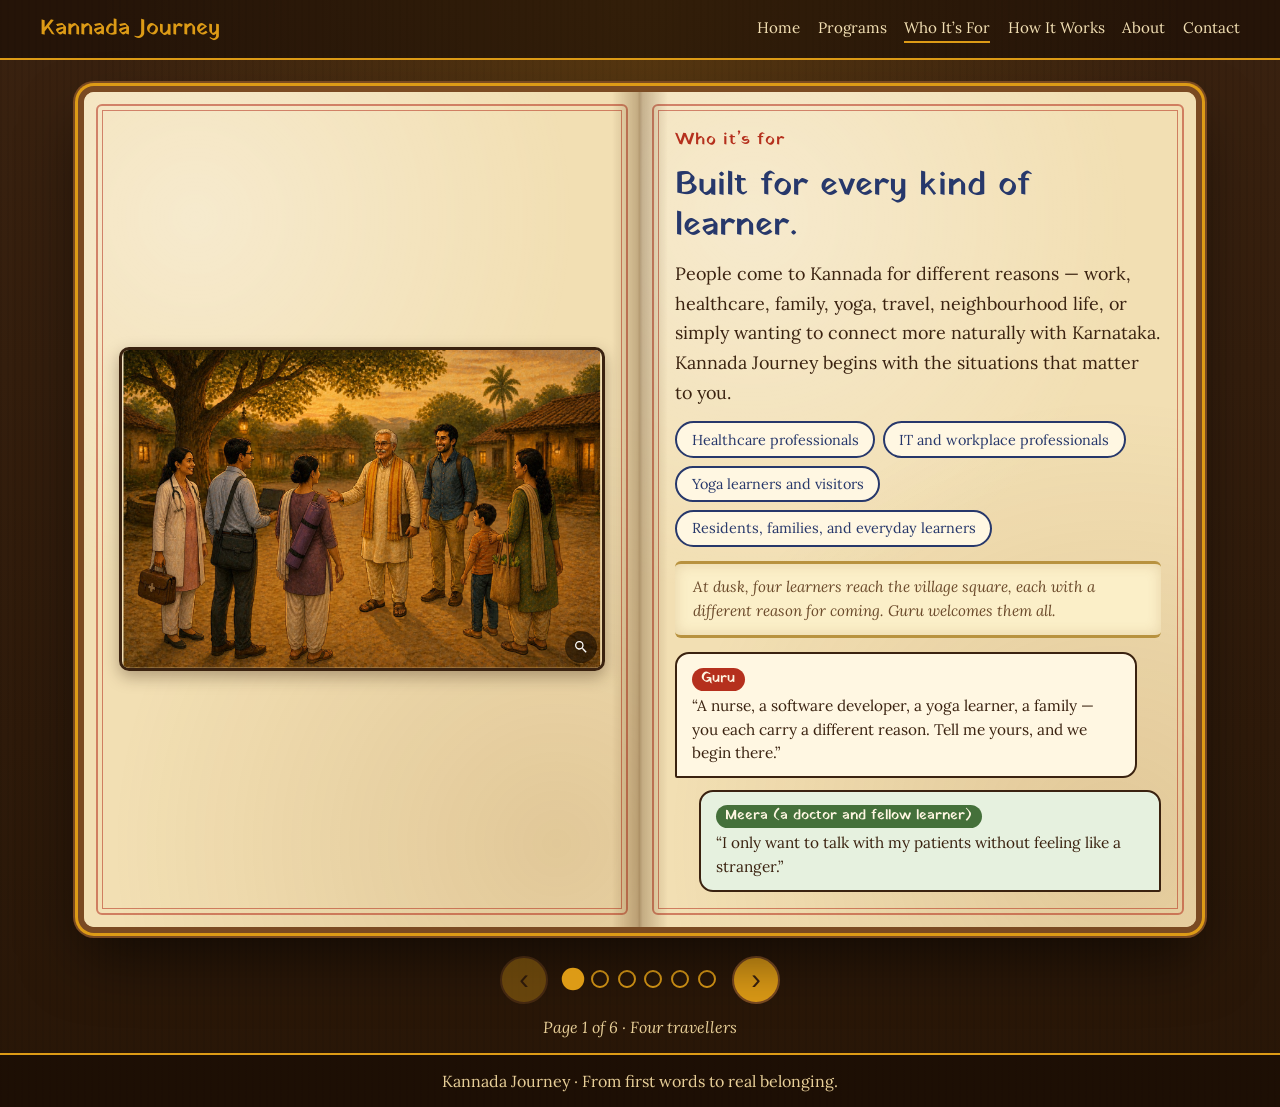
<file: who-its-for.html>
<!DOCTYPE html>
<html lang="en">
<head>
  <meta charset="utf-8">
  <meta name="viewport" content="width=device-width, initial-scale=1">
  <title>Who It’s For | Kannada Journey</title>
  <meta name="description" content="Kannada Journey for healthcare, IT and workplace professionals, yoga learners, residents, families, and everyday learners.">

  <!-- Fonts for the storybook look (Kannada + vintage display). Remove if your styles.css already loads fonts. -->
  <link rel="preconnect" href="https://fonts.googleapis.com">
  <link rel="preconnect" href="https://fonts.gstatic.com" crossorigin>
  <link href="https://fonts.googleapis.com/css2?family=Lora:ital,wght@0,400;0,600;1,400&family=Noto+Serif+Kannada:wght@400;600;800&family=Yatra+One&display=swap" rel="stylesheet">

  <link rel="stylesheet" href="assets/styles.css">
  <!-- Storybook look for this page: keep storybook.css in the same folder as this file. -->
</head>
<body class="sb-body">

  <!-- Top bar. If you prefer your existing site header, replace this block with it. -->
  <header class="sb-topbar">
    <a class="sb-brand" href="index.html">Kannada Journey</a>
    <nav class="sb-topnav" aria-label="Main">
      <a href="index.html">Home</a>
      <a href="programs.html">Programs</a>
      <a href="who-its-for.html" aria-current="page">Who It’s For</a>
      <a href="how-it-works.html">How It Works</a>
      <a href="about.html">About</a>
      <a href="contact.html">Contact</a>
    </nav>
  </header>

  <main class="sb-stage">
    <div class="sb-book" id="sbBook" tabindex="-1">

      <!-- ============ FOUR TRAVELLERS ============ -->
      <section class="sb-spread" data-title="Four travellers">
        <div class="sb-page sb-page--art">
          <div class="sb-art" data-slot="who0" data-alt="Four travellers arrive in the village square: a nurse, an IT professional, a yoga visitor and a family, with Anand welcoming them under a big tree">
            <p class="sb-art__fallback">The picture goes here. If you only see this message, upload <strong>storybook.js</strong> next to this page.</p>
          </div>
        </div>
        <div class="sb-page sb-page--text sb-page--cover">
          <p class="sb-kicker">Who it’s for</p>
          <h1 class="sb-title">Built for every kind of learner.</h1>
          <p class="sb-lead">People come to Kannada for different reasons — work, healthcare, family, yoga, travel, neighbourhood life, or simply wanting to connect more naturally with Karnataka. Kannada Journey begins with the situations that matter to you.</p>
          <div class="sb-tabs" role="group" aria-label="Choose a traveller">
            <button class="sb-tab" type="button" data-sb-goto="1">Healthcare professionals</button>
            <button class="sb-tab" type="button" data-sb-goto="2">IT and workplace professionals</button>
            <button class="sb-tab" type="button" data-sb-goto="3">Yoga learners and visitors</button>
            <button class="sb-tab" type="button" data-sb-goto="4">Residents, families, and everyday learners</button>
          </div>
          <div class="sb-scroll">
            <!-- <p class="sb-scroll__label">Narrator Scroll</p> -->
            <p>At dusk, four learners reach the village square, each with a different reason for coming. Guru welcomes them all.</p>
          </div>
          <div class="sb-dialogue">
            <div class="sb-line sb-line--anand"><span class="sb-who">Guru</span><p>“A nurse, a software developer, a yoga learner, a family — you each carry a different reason. Tell me yours, and we begin there.”</p></div>
            <div class="sb-line sb-line--guest"><span class="sb-who">Meera (a doctor and fellow learner)</span><p>“I only want to talk with my patients without feeling like a stranger.”</p></div>
          </div>
        </div>
      </section>

      <!-- ============ HEALTHCARE ============ -->
      <section class="sb-spread" data-title="Healthcare" id="healthcare">
        <div class="sb-page sb-page--art">
          <div class="sb-art" data-slot="whoHealth" data-alt="In a hospital ward Meera the nurse greets an elderly patient in Kannada while Anand watches kindly from the side">
            <p class="sb-art__fallback">The picture goes here. If you only see this message, upload <strong>storybook.js</strong> next to this page.</p>
          </div>
        </div>
        <div class="sb-page sb-page--text">
          <p class="sb-chapter">Learner 1 · Meera</p>
          <h2 class="sb-heading">Kannada for healthcare professionals</h2>
          <p class="sb-lead">When patients and families are anxious, tired, unwell, or unfamiliar with English, even a few clear Kannada words can make care feel more respectful, reassuring, and human.</p>
          <div class="sb-twocol">
            <div class="sb-list"><h3 class="sb-list__title">What may matter to you</h3><ul><li>Introducing yourself and building early trust</li><li>Understanding simple responses from patients and families</li><li>Asking about comfort, pain, food, movement, and daily needs</li><li>Giving simple, respectful instructions and reassurance</li></ul></div>
            <div class="sb-list"><h3 class="sb-list__title">What can open up</h3><ul><li>Warmer communication in everyday patient interactions</li><li>More confidence in clinics, wards, home visits, and community settings</li><li>Better connection with colleagues and local support staff</li><li>Less distance between professional care and human presence</li></ul></div>
          </div>
          <div class="sb-dialogue">
            <div class="sb-line sb-line--guest"><span class="sb-who">Meera</span><p>“Each morning I walk the ward, and the silence between us and the patients feels so heavy.”</p></div>
            <div class="sb-line sb-line--anand"><span class="sb-who">Guru</span><p>“A greeting, a question about comfort, a gentle instruction — small words can close a very large distance.”</p></div>
          </div>
        </div>
      </section>

      <!-- ============ IT & WORKPLACE ============ -->
      <section class="sb-spread" data-title="IT & workplace" id="workplace">
        <div class="sb-page sb-page--art">
          <div class="sb-art" data-slot="whoIT" data-alt="In an office Arjun, wearing a staff badge, talks with a colleague about when the meeting is, with a clock showing three">
            <p class="sb-art__fallback">The picture goes here. If you only see this message, upload <strong>storybook.js</strong> next to this page.</p>
          </div>
        </div>
        <div class="sb-page sb-page--text">
          <!-- DRAFT: the text for this traveller was not readable when the pages were fetched. Replace it with your own wording from the live tab if you prefer. -->
          <p class="sb-chapter">Learner 2 · Arjun</p>
          <h2 class="sb-heading">Kannada for IT and workplace professionals</h2>
          <p class="sb-lead">In a team that shares many languages, a little Kannada can turn colleagues into friends and a workplace into a community.</p>
          <div class="sb-twocol">
            <div class="sb-list"><h3 class="sb-list__title">What may matter to you</h3><ul><li>Greeting colleagues and making small talk at the desk</li><li>Understanding everyday workplace phrases</li><li>Chatting with drivers, cooks, and local support staff</li><li>Handling daily commutes, errands, and neighbourhood life</li></ul></div>
            <div class="sb-list"><h3 class="sb-list__title">What can open up</h3><ul><li>Warmer relationships with local colleagues</li><li>More confidence outside the office</li><li>A stronger sense of belonging in the city</li><li>Less reliance on English alone</li></ul></div>
          </div>
          <div class="sb-dialogue">
            <div class="sb-line sb-line--guest"><span class="sb-who">Arjun</span><p>“My team chats in Kannada over tea, and I just smile and nod.”</p></div>
            <div class="sb-line sb-line--anand"><span class="sb-who">Guru</span><p>“Start with the small things: greetings, times, a question about the plan. Soon you won’t just smile and nod.”</p></div>
          </div>
        </div>
      </section>

      <!-- ============ YOGA ============ -->
      <section class="sb-spread" data-title="Yoga" id="yoga">
        <div class="sb-page sb-page--art">
          <div class="sb-art" data-slot="whoYoga" data-alt="In a sunrise yoga hall Sofia sits on a mat while her teacher invites her to breathe out in Kannada">
            <p class="sb-art__fallback">The picture goes here. If you only see this message, upload <strong>storybook.js</strong> next to this page.</p>
          </div>
        </div>
        <div class="sb-page sb-page--text">
          <!-- DRAFT: the text for this traveller was not readable when the pages were fetched. Replace it with your own wording from the live tab if you prefer. -->
          <p class="sb-chapter">Learner 3 · Sofia</p>
          <h2 class="sb-heading">Kannada for yoga learners and visitors</h2>
          <p class="sb-lead">Yoga spaces are places of listening. Even a few Kannada words can help you follow, connect, and feel welcome.</p>
          <div class="sb-twocol">
            <div class="sb-list"><h3 class="sb-list__title">What may matter to you</h3><ul><li>Greeting teachers and fellow practitioners</li><li>Understanding simple instructions and guidance</li><li>Asking questions politely</li><li>Sharing a few words about your practice</li></ul></div>
            <div class="sb-list"><h3 class="sb-list__title">What can open up</h3><ul><li>Deeper connection with teachers and the local community</li><li>Greater ease during classes and retreats</li><li>Respectful, warm conversations</li><li>A richer experience of the place where you practise</li></ul></div>
          </div>
          <div class="sb-dialogue">
            <div class="sb-line sb-line--guest"><span class="sb-who">Sofia</span><p>“In class, I follow the poses, but I miss the words around them.”</p></div>
            <div class="sb-line sb-line--anand"><span class="sb-who">Guru</span><p>“A few Kannada words — breathe in, breathe out, yes — can bring you closer to your teacher and the place.”</p></div>
          </div>
        </div>
      </section>

      <!-- ============ RESIDENTS & FAMILIES ============ -->
      <section class="sb-spread" data-title="Residents & families" id="families">
        <div class="sb-page sb-page--art">
          <div class="sb-art" data-slot="whoFamily" data-alt="In a village lane a neighbour admires a family's small child while Anand smiles nearby">
            <p class="sb-art__fallback">The picture goes here. If you only see this message, upload <strong>storybook.js</strong> next to this page.</p>
          </div>
        </div>
        <div class="sb-page sb-page--text">
          <!-- DRAFT: the text for this traveller was not readable when the pages were fetched. Replace it with your own wording from the live tab if you prefer. -->
          <p class="sb-chapter">Learner 4 · Neha and family</p>
          <h2 class="sb-heading">Kannada for residents, families, and everyday learners</h2>
          <p class="sb-lead">Home is where language lives. Kannada helps you greet neighbours, support your children, and take part in the life of the place you live.</p>
          <div class="sb-twocol">
            <div class="sb-list"><h3 class="sb-list__title">What may matter to you</h3><ul><li>Greeting neighbours and building friendly routines</li><li>Talking with shopkeepers, auto drivers, and helpers</li><li>Supporting children who hear Kannada at school</li><li>Joining festivals and community moments</li></ul></div>
            <div class="sb-list"><h3 class="sb-list__title">What can open up</h3><ul><li>Warmer ties with neighbours</li><li>Confidence in daily errands and conversations</li><li>A shared language at home and in school life</li><li>Feeling more rooted in the community</li></ul></div>
          </div>
          <div class="sb-dialogue">
            <div class="sb-line sb-line--guest"><span class="sb-who">Neha</span><p>“My daughter hears Kannada at school, and I can’t answer her questions.”</p></div>
            <div class="sb-line sb-line--anand"><span class="sb-who">Guru</span><p>“Then begin with the lane outside your door. Neighbours make the best teachers.”</p></div>
          </div>
        </div>
      </section>

      <!-- ============ JOIN ============ -->
      <section class="sb-spread" data-title="Join" id="join">
        <div class="sb-page sb-page--art">
          <div class="sb-art" data-slot="finale" data-alt="The village gate with a welcoming lamp, and Anand and Rahul waving">
            <p class="sb-art__fallback">The picture goes here. If you only see this message, upload <strong>storybook.js</strong> next to this page.</p>
          </div>
        </div>
        <div class="sb-page sb-page--text sb-page--cover">
          <h2 class="sb-heading">Your reason is welcome here.</h2>
          <p class="sb-lead">Kannada Journey begins with the situations that matter to you.</p>
          <div class="sb-actions">
            <a class="sb-btn" href="programs.html">Explore programs</a>
            <a class="sb-btn sb-btn--ghost" href="contact.html">Ask about joining</a>
          </div>
          <button class="sb-link" type="button" data-sb-first>Read the story again</button>
        </div>
      </section>

    </div>

    <!-- Controls -->
    <nav class="sb-controls" aria-label="Storybook pages">
      <button class="sb-turn" type="button" data-sb-prev aria-label="Previous page">‹</button>
      <ol class="sb-dots" id="sbDots"></ol>
      <button class="sb-turn" type="button" data-sb-next aria-label="Next page">›</button>
    </nav>
    <p class="sb-counter" id="sbCounter" aria-live="polite"></p>
  </main>

  <footer class="sb-footer">Kannada Journey · From first words to real belonging.</footer>

  <script src="assets/storybook.js"></script>
</body>
</html>
</file>
<file: assets/styles.css>
/* =====================================================================
   KANNADA JOURNEY: STORYBOOK STYLES (ONE FILE FOR ALL SEVEN PAGES)
   Paste this ONCE at the very END of your existing styles.css.
   If you pasted any earlier storybook CSS, delete that first, so the
   storybook styles appear only once.
   Every class starts with .sb- so nothing clashes with your own CSS.
   ===================================================================== */

/* =====================================================================
   KANNADA JOURNEY: STORYBOOK PROGRAMS PAGE
   Paste this at the END of your existing styles.css.
   Every class starts with .sb- so nothing clashes with your other pages.
   Change the colours in :root to restyle the whole book.
   ===================================================================== */

:root {
  --sb-desk:      #3a2210;
  --sb-desk-2:    #281607;
  --sb-paper:     #f2dfb3;
  --sb-paper-2:   #e8cf98;
  --sb-ink:       #3a2210;
  --sb-ink-soft:  #6b4a2b;
  --sb-red:       #b5301d;
  --sb-gold:      #dd9b16;
  --sb-green:     #44703a;
  --sb-indigo:    #27386b;
  --sb-display:   "Yatra One", "Noto Serif Kannada", Georgia, serif;
  --sb-body-font: "Lora", "Noto Serif Kannada", Georgia, serif;
}

.nav-disabled {
  color: #dd9b16;
  cursor: not-allowed;
  text-decoration: none;
  pointer-events: none;
  user-select: none;
}

.sb-body {
  margin: 0;
  min-height: 100vh;
  display: flex;
  flex-direction: column;
  color: var(--sb-ink);
  font-family: var(--sb-body-font);
  background:
    radial-gradient(ellipse at 50% 0%, rgba(221,155,22,.18), transparent 60%),
    repeating-linear-gradient(90deg, rgba(0,0,0,.06) 0 2px, transparent 2px 7px),
    linear-gradient(var(--sb-desk), var(--sb-desk-2));
}
.sb-body *, .sb-body *::before, .sb-body *::after { box-sizing: border-box; }

/* ---------- Top bar ---------- */
.sb-topbar {
  display: flex;
  flex-wrap: wrap;
  align-items: center;
  justify-content: space-between;
  gap: .5rem 1.5rem;
  padding: .8rem clamp(1rem, 4vw, 2.5rem);
  background: rgba(20, 10, 3, .55);
  border-bottom: 2px solid var(--sb-gold);
}
.sb-brand {
  font-family: var(--sb-display);
  font-size: 1.35rem;
  color: var(--sb-gold);
  text-decoration: none;
}
.sb-topnav { display: flex; flex-wrap: wrap; gap: .25rem 1.1rem; }
.sb-topnav a {
  color: #f2dfb3;
  text-decoration: none;
  font-size: .95rem;
  padding: .25rem 0;
  border-bottom: 2px solid transparent;
}
.sb-topnav a:hover,
.sb-topnav a[aria-current="page"] { border-bottom-color: var(--sb-gold); }
.sb-topbar a:focus-visible { outline: 3px solid var(--sb-gold); outline-offset: 3px; }

/* ---------- Stage ---------- */
.sb-stage {
  flex: 1;
  width: 100%;
  max-width: 1160px;
  margin: 0 auto;
  padding: clamp(1rem, 3vw, 2rem) clamp(.5rem, 3vw, 1.5rem) 1rem;
}

/* ---------- Book ---------- */
.sb-book {
  position: relative;
  border-radius: 10px;
  background: var(--sb-paper);
  box-shadow:
    0 0 0 6px #7a4a22,
    0 0 0 9px var(--sb-gold),
    0 0 0 11px #7a4a22,
    0 30px 60px rgba(0,0,0,.55);
  outline: none;
}

.sb-spread {
  display: none;
  grid-template-columns: 1fr 1fr;
  align-items: stretch;
  min-height: 560px;
  perspective: 1800px;
  position: relative;
}
.sb-spread.is-active { display: grid; }

.sb-spread::after {
  content: "";
  position: absolute;
  top: 0; bottom: 0; left: 50%;
  width: 56px;
  transform: translateX(-50%);
  pointer-events: none;
  background: linear-gradient(90deg,
    transparent, rgba(80,45,10,.28) 45%, rgba(80,45,10,.4) 50%, rgba(80,45,10,.28) 55%, transparent);
}

.sb-page {
  position: relative;
  padding: clamp(1.2rem, 3vw, 2.2rem);
  background:
    radial-gradient(circle at 20% 15%, rgba(255,255,255,.35), transparent 45%),
    radial-gradient(circle at 85% 90%, rgba(150,95,30,.18), transparent 50%),
    var(--sb-paper);
}
.sb-page--art {
  border-radius: 10px 0 0 10px;
  display: flex;
  align-items: center;
  justify-content: center;
}
.sb-page--text {
  border-radius: 0 10px 10px 0;
  display: flex;
  flex-direction: column;
  justify-content: center;
  gap: .9rem;
  transform-origin: left center;
  backface-visibility: hidden;
}

/* inner ruled border */
.sb-page::before {
  content: "";
  position: absolute;
  inset: 12px;
  border: 2px solid var(--sb-red);
  outline: 1px solid var(--sb-red);
  outline-offset: -7px;
  border-radius: 6px;
  pointer-events: none;
  opacity: .55;
}

/* ---------- Art ---------- */
.sb-art {
  position: relative;
  width: 100%;
  max-width: 520px;
  margin: 0 auto;
}
.sb-art svg {
  display: block;
  width: 100%;
  height: auto;
  aspect-ratio: 480 / 440;
  border-radius: 10px;
  border: 3px solid var(--sb-ink);
  box-shadow: 0 6px 16px rgba(58,34,16,.35);
}
.sb-art img {
  display: block;
  width: 100%;
  height: auto;
  max-height: 560px;
  object-fit: contain;
  border-radius: 10px;
  border: 3px solid var(--sb-ink);
  box-shadow: 0 6px 16px rgba(58,34,16,.35);
}

/* Shown only if storybook.js has not loaded: tells you what is wrong */
.sb-art__fallback {
  margin: 0;
  padding: 2rem 1.2rem;
  text-align: center;
  font-style: italic;
  line-height: 1.5;
  color: var(--sb-ink-soft);
  border: 3px dashed var(--sb-red);
  border-radius: 10px;
  background: rgba(181,48,29,.07);
}

.sb-svg-text { font-family: var(--sb-body-font); }

/* ---------- Typography ---------- */
.sb-kicker,
.sb-chapter {
  margin: 0;
  font-family: var(--sb-display);
  font-size: 1.05rem;
  color: var(--sb-red);
  letter-spacing: .04em;
}
.sb-chapter::before { content: "❖ "; color: var(--sb-gold); }

.sb-title,
.sb-heading {
  margin: 0;
  font-family: var(--sb-display);
  font-weight: 400;
  color: var(--sb-indigo);
  line-height: 1.2;
}
.sb-title   { font-size: clamp(1.45rem, 3vw, 2.05rem); }
.sb-heading { font-size: clamp(1.4rem, 2.8vw, 2rem); }
.sb-heading__main { display: block; }
.sb-heading__sub {
  display: block;
  margin-top: .3rem;
  font-family: var(--sb-body-font);
  font-style: italic;
  font-size: .62em;
  color: var(--sb-red);
}

.sb-lead {
  margin: 0;
  font-size: clamp(1rem, 1.5vw, 1.12rem);
  line-height: 1.65;
  max-width: 36em;
}
.sb-focus {
  margin: 0;
  font-size: .92rem;
  line-height: 1.5;
  color: var(--sb-ink-soft);
}
.sb-focus strong { color: var(--sb-green); }

/* Narrator scroll */
.sb-scroll {
  position: relative;
  padding: .7rem 1.1rem;
  background: #fbefc8;
  border-top: 3px solid #b8923f;
  border-bottom: 3px solid #b8923f;
  border-radius: 6px;
  box-shadow: inset 0 0 14px rgba(150,95,30,.2);
  max-width: 36em;
}

.sb-scroll p { margin: 0; font-style: italic; font-size: .95rem; line-height: 1.6; color: var(--sb-ink-soft); }
.sb-scroll .sb-scroll__label {
  margin-bottom: .2rem;
  font-style: normal;
  font-family: var(--sb-display);
  font-size: .9rem;
  color: var(--sb-red);
  letter-spacing: .04em;
}

/* Dialogue */
.sb-dialogue { display: grid; gap: .7rem; max-width: 36em; }
.sb-line {
  position: relative;
  padding: .65rem .9rem .7rem;
  border: 2px solid var(--sb-ink);
  border-radius: 14px;
  line-height: 1.55;
  font-size: .96rem;
}
.sb-line p { margin: 0; }
.sb-who {
  display: inline-block;
  margin-bottom: .2rem;
  padding: .05rem .6rem;
  font-family: var(--sb-display);
  font-size: .85rem;
  color: #fff7e2;
  border-radius: 999px;
}
.sb-line--anand { background: #fff7e2; margin-right: 1.5rem; border-bottom-left-radius: 2px; }
.sb-line--anand .sb-who { background: var(--sb-red); }
.sb-line--rahul { background: #e3ecf8; margin-left: 1.5rem; border-bottom-right-radius: 2px; }
.sb-line--rahul .sb-who { background: var(--sb-indigo); }

.sb-story {
  margin: .3rem 0 0;
  padding: .8rem 1rem;
  font-style: italic;
  line-height: 1.6;
  color: var(--sb-ink-soft);
  background: rgba(221,155,22,.16);
  border-left: 4px solid var(--sb-gold);
  border-radius: 0 8px 8px 0;
  max-width: 36em;
}

.sb-route {
  margin: 0;
  padding: 0;
  list-style: none;
  display: grid;
  gap: .7rem;
}
.sb-route li {
  padding: .6rem .9rem;
  border: 2px dashed var(--sb-green);
  border-radius: 8px;
  line-height: 1.5;
}
.sb-route li span { display: block; font-family: var(--sb-display); color: var(--sb-green); }

/* ---------- Buttons ---------- */
.sb-actions { display: flex; flex-wrap: wrap; gap: .8rem; }
.sb-btn {
  display: inline-block;
  padding: .75rem 1.4rem;
  font-family: var(--sb-display);
  font-size: 1.05rem;
  color: #fff7e2;
  background: var(--sb-red);
  border: 2px solid #7d1c0e;
  border-radius: 999px;
  box-shadow: 0 3px 0 #7d1c0e;
  text-decoration: none;
  cursor: pointer;
  align-self: flex-start;
}
.sb-btn:hover { background: #cc3a25; }
.sb-btn:active { transform: translateY(2px); box-shadow: 0 1px 0 #7d1c0e; }
.sb-btn--ghost {
  color: var(--sb-indigo);
  background: transparent;
  border-color: var(--sb-indigo);
  box-shadow: 0 3px 0 var(--sb-indigo);
}
.sb-btn--ghost:hover { background: rgba(39,56,107,.1); }
.sb-link {
  align-self: flex-start;
  padding: 0;
  font: inherit;
  font-style: italic;
  color: var(--sb-ink-soft);
  background: none;
  border: 0;
  text-decoration: underline;
  cursor: pointer;
}

/* ---------- Controls ---------- */
.sb-controls {
  display: flex;
  align-items: center;
  justify-content: center;
  gap: 1rem;
  margin-top: 1.8rem;
}
.sb-turn {
  width: 48px;
  height: 48px;
  font-size: 1.8rem;
  line-height: 1;
  color: var(--sb-ink);
  background: var(--sb-gold);
  border: 2px solid #7a4a22;
  border-radius: 50%;
  cursor: pointer;
}
.sb-turn:hover:not(:disabled) { background: #f1b43a; }
.sb-turn:disabled { opacity: .35; cursor: default; }

.sb-dots {
  display: flex;
  flex-wrap: wrap;
  justify-content: center;
  gap: .55rem;
  margin: 0;
  padding: 0;
  list-style: none;
}
.sb-dots button {
  width: 18px;
  height: 18px;
  padding: 0;
  background: transparent;
  border: 2px solid var(--sb-gold);
  border-radius: 50%;
  cursor: pointer;
}
.sb-dots button[aria-current="true"] { background: var(--sb-gold); transform: scale(1.25); }

.sb-counter {
  margin: .8rem 0 0;
  text-align: center;
  font-style: italic;
  color: #e8cf98;
}
.sb-footer {
  padding: 1rem;
  text-align: center;
  color: #e8cf98;
  background: rgba(20,10,3,.55);
  border-top: 2px solid var(--sb-gold);
}

.sb-body button:focus-visible,
.sb-body a:focus-visible { outline: 3px solid var(--sb-indigo); outline-offset: 3px; }
.sb-controls button:focus-visible { outline-color: #fff; }

/* ---------- Page-turn animation ---------- */
@keyframes sbTurnNext {
  from { transform: rotateY(-80deg); opacity: .2; }
  to   { transform: rotateY(0);      opacity: 1; }
}
@keyframes sbTurnPrev {
  from { transform: rotateY(60deg);  opacity: .2; }
  to   { transform: rotateY(0);      opacity: 1; }
}
@keyframes sbFade { from { opacity: 0; } to { opacity: 1; } }

.sb-spread.sb-go-next .sb-page--text { animation: sbTurnNext .7s ease both; }
.sb-spread.sb-go-prev .sb-page--text { animation: sbTurnPrev .7s ease both; }
.sb-spread.sb-go-next .sb-page--art,
.sb-spread.sb-go-prev .sb-page--art  { animation: sbFade .7s ease both; }

/* ---------- Mobile: picture on top, text below ---------- */
@media (max-width: 800px) {
  .sb-spread { grid-template-columns: 1fr; min-height: 0; }
  .sb-spread::after { display: none; }
  .sb-page--art  { border-radius: 10px 10px 0 0; padding-bottom: .6rem; }
  .sb-page--text { border-radius: 0 0 10px 10px; }
  .sb-topbar { justify-content: center; text-align: center; }
  .sb-topnav { justify-content: center; }
  .sb-dots { max-width: 220px; }
  .sb-line--anand { margin-right: .5rem; }
  .sb-line--rahul { margin-left: .5rem; }
}

@media (prefers-reduced-motion: reduce) {
  .sb-spread.sb-go-next .sb-page--text,
  .sb-spread.sb-go-prev .sb-page--text,
  .sb-spread.sb-go-next .sb-page--art,
  .sb-spread.sb-go-prev .sb-page--art { animation: none; }
}


/* =====================================================================
   KANNADA JOURNEY: EXTRA STORYBOOK STYLES FOR THE OTHER PAGES
   Paste this at the very END of styles.css, AFTER the storybook-styles.css
   block you already added for the Programs page.
   (Home, Who It's For, How It Works, Everyday Kannada, About)
   ===================================================================== */

/* A third speaker: guests such as Meera, Arjun, Sofia and Neha */
.sb-line--guest { background: #e6f1df; margin-left: 1.5rem; border-bottom-right-radius: 2px; }
.sb-line--guest .sb-who { background: var(--sb-green); }

.sb-lead strong { color: var(--sb-green); font-family: var(--sb-display); font-weight: 400; }

/* ---------- Three little cards ---------- */
.sb-cards { display: grid; gap: .6rem; max-width: 36em; }
.sb-card {
  padding: .6rem .9rem .7rem;
  background: #fff7e2;
  border: 2px dashed var(--sb-green);
  border-radius: 10px;
}
.sb-card__title {
  margin: 0 0 .15rem;
  font-family: var(--sb-display);
  font-weight: 400;
  font-size: 1.05rem;
  color: var(--sb-red);
}
.sb-card p { margin: 0; font-size: .94rem; line-height: 1.5; }

/* ---------- Tab-like chips that jump to a page ---------- */
.sb-tabs { display: flex; flex-wrap: wrap; gap: .5rem; max-width: 36em; }
.sb-tab {
  padding: .45rem .9rem;
  font: inherit;
  font-size: .9rem;
  color: var(--sb-indigo);
  background: #fff7e2;
  border: 2px solid var(--sb-indigo);
  border-radius: 999px;
  cursor: pointer;
}
.sb-tab:hover { background: var(--sb-indigo); color: #fff7e2; }

/* ---------- Two lists side by side ---------- */
.sb-twocol {
  display: grid;
  grid-template-columns: 1fr 1fr;
  gap: .8rem;
  max-width: 38em;
}
.sb-list {
  padding: .6rem .8rem;
  background: rgba(68,112,58,.09);
  border-left: 4px solid var(--sb-green);
  border-radius: 0 8px 8px 0;
}
.sb-list__title {
  margin: 0 0 .3rem;
  font-family: var(--sb-display);
  font-weight: 400;
  font-size: .95rem;
  color: var(--sb-green);
}
.sb-list ul { margin: 0; padding-left: 1.1rem; }
.sb-list li { margin-bottom: .25rem; font-size: .88rem; line-height: 1.45; }

/* ---------- Kannada phrase chips (Everyday Kannada) ---------- */
.sb-phrases {
  display: grid;
  grid-template-columns: 1fr 1fr;
  gap: .5rem;
  margin: 0;
  padding: 0;
  list-style: none;
  max-width: 36em;
}
.sb-phrase {
  padding: .5rem .7rem;
  background: #fff7e2;
  border: 2px solid var(--sb-gold);
  border-radius: 10px;
  line-height: 1.3;
}
.sb-phrase__kn { display: block; font-size: 1.1rem; font-weight: 600; color: var(--sb-indigo); }
.sb-phrase__en { display: block; font-size: .82rem; font-style: italic; color: var(--sb-ink-soft); }

@media (max-width: 800px) {
  .sb-twocol { grid-template-columns: 1fr; }
  .sb-line--guest { margin-left: .5rem; }
}
@media (max-width: 420px) {
  .sb-phrases { grid-template-columns: 1fr; }
}

/* =====================================================================
   CONTACT PAGE: the enquiry form
   ===================================================================== */
.sb-form { display: grid; gap: .7rem; max-width: 38em; }
.sb-form__row { display: grid; grid-template-columns: 1fr 1fr; gap: .7rem; }
.sb-field { display: grid; gap: .2rem; }
.sb-field label {
  font-family: var(--sb-display);
  font-size: .88rem;
  color: var(--sb-green);
}
.sb-field input,
.sb-field select,
.sb-field textarea {
  width: 100%;
  padding: .5rem .65rem;
  font: inherit;
  font-size: .95rem;
  color: var(--sb-ink);
  background: #fffaf0;
  border: 2px solid var(--sb-ink-soft);
  border-radius: 8px;
}
.sb-field textarea { min-height: 4.2rem; resize: vertical; }
.sb-field input:focus,
.sb-field select:focus,
.sb-field textarea:focus { outline: 3px solid var(--sb-gold); outline-offset: 1px; border-color: var(--sb-red); }

/* Spam trap: hidden from people, visible to simple bots */
.sb-hp { position: absolute; left: -9999px; width: 1px; height: 1px; overflow: hidden; }

.sb-consent { margin: 0; font-size: .82rem; line-height: 1.45; color: var(--sb-ink-soft); }
.sb-status { margin: 0; padding: .6rem .9rem; border-radius: 8px; line-height: 1.5; }
.sb-status:empty { display: none; }
.sb-status--info  { background: rgba(221,155,22,.18); border-left: 4px solid var(--sb-gold); }
.sb-status--ok    { background: rgba(68,112,58,.16);  border-left: 4px solid var(--sb-green); }
.sb-status--error { background: rgba(181,48,29,.14);  border-left: 4px solid var(--sb-red); }
.sb-btn:disabled { opacity: .6; cursor: default; }

@media (max-width: 560px) {
  .sb-form__row { grid-template-columns: 1fr; }
}

/* =====================================================================
   PROGRAMS PAGE: Anand's slate, taglines and "what you will learn" lists
   ===================================================================== */
.sb-tagline {
  margin: 0;
  font-style: italic;
  font-size: 1.02rem;
  color: var(--sb-red);
}
.sb-subhead {
  margin: .3rem 0 0;
  font-family: var(--sb-display);
  font-weight: 400;
  font-size: 1.05rem;
  color: var(--sb-green);
}
.sb-bullets {
  margin: 0;
  padding: 0;
  list-style: none;
  display: grid;
  gap: .4rem;
  max-width: 36em;
}
.sb-bullets li {
  position: relative;
  padding-left: 1.5rem;
  font-size: .95rem;
  line-height: 1.5;
}
.sb-bullets li::before {
  content: "✦";
  position: absolute;
  left: 0;
  top: 0;
  color: var(--sb-gold);
}
.sb-btn--small { padding: .5rem 1.1rem; font-size: .95rem; }

/* The chalk slate Anand uses to show examples */
.sb-slate {
  width: 100%;
  max-width: 520px;
  margin: 0 auto;
  padding: 1.1rem 1.3rem 1.3rem;
  color: #f6efd9;
  background:
    radial-gradient(circle at 25% 20%, rgba(255,255,255,.06), transparent 50%),
    #2b312c;
  border: 10px solid #7a4a22;
  border-radius: 10px;
  box-shadow: inset 0 0 30px rgba(0,0,0,.55), 0 6px 16px rgba(58,34,16,.35);
}
.sb-slate__title {
  margin: 0;
  font-family: var(--sb-display);
  font-size: 1.3rem;
  color: #f4d27a;
}
.sb-slate__sub {
  margin: .1rem 0 .7rem;
  font-style: italic;
  font-size: .9rem;
  color: #cfc9b0;
}
.sb-slate__list { margin: 0; padding: 0; list-style: none; display: grid; gap: .1rem; }
.sb-slate__list li { padding: .4rem 0; border-bottom: 1px dashed rgba(246,239,217,.28); }
.sb-slate__list li:last-child { border-bottom: 0; }
.sb-slate__kn { display: block; font-size: 1.15rem; font-weight: 600; line-height: 1.4; }
.sb-slate__en { display: block; font-size: .86rem; font-style: italic; color: #e8d79a; }

.sb-slate__note {
  margin: .8rem 0 0;
  font-size: .8rem;
  font-style: italic;
  color: #cfc9b0;
}

/* ---------- The path ribbon: Speak → Patterns → … → Belong ---------- */
.sb-path {
  display: flex;
  flex-wrap: wrap;
  align-items: center;
  gap: .35rem .2rem;
  margin: 0;
  padding: 0;
  list-style: none;
  max-width: 36em;
}
.sb-path li {
  padding: .25rem .7rem;
  font-family: var(--sb-display);
  font-size: .9rem;
  color: #fff7e2;
  background: var(--sb-green);
  border-radius: 999px;
}
.sb-path li:nth-child(4n+2) { background: var(--sb-indigo); }
.sb-path li:nth-child(4n+3) { background: var(--sb-red); }
.sb-path li:not(:last-child)::after {
  content: "→";
  margin-left: .55rem;
  color: #fde28a;
}

/* ---------- Comparison tables (ordinary course vs Kannada Journey) ---------- */
.sb-compare {
  width: 100%;
  max-width: 38em;
  border-collapse: separate;
  border-spacing: 0;
  border: 2px solid var(--sb-ink-soft);
  border-radius: 10px;
  overflow: hidden;
  font-size: .9rem;
  line-height: 1.4;
}
.sb-compare th {
  padding: .5rem .7rem;
  font-family: var(--sb-display);
  font-weight: 400;
  font-size: .95rem;
  text-align: left;
  color: #fff7e2;
  background: var(--sb-indigo);
}
.sb-compare th:last-child { background: var(--sb-green); }
.sb-compare td { padding: .45rem .7rem; vertical-align: top; border-top: 1px solid rgba(58,34,16,.2); }
.sb-compare td:first-child { color: var(--sb-ink-soft); background: rgba(58,34,16,.05); }
.sb-compare td:last-child { font-weight: 600; background: rgba(68,112,58,.09); }
/* Logo in the top bar, next to the name */
.sb-brand { display: inline-flex; align-items: center; gap: .7rem; }
.sb-logo {
  display: block;
  height: 52px;
  width: auto;
  background: #fdfbee;               /* the logo's own cream background */
  border: 2px solid var(--sb-gold);
  border-radius: 12px;
  box-shadow: 0 2px 6px rgba(0,0,0,.35);
}

/* Larger logo at the top of the Home welcome page */
.sb-logo--hero { height: 104px; margin-bottom: .1rem; align-self: flex-start; }

@media (max-width: 800px) {
  .sb-logo { height: 42px; }
  .sb-logo--hero { height: 84px; }
}

.sb-spread--wide { grid-template-columns: 1fr; }
.sb-spread--wide::after { display: none; }                 /* no spine shadow */
.sb-spread--wide .sb-page--art { border-radius: 10px 10px 0 0; padding-bottom: .6rem; }
.sb-spread--wide .sb-page--text { border-radius: 0 0 10px 10px; }
.sb-spread--wide .sb-art { max-width: none; }               /* let the picture use the full width */

/* #lightbox {
  display: none;
  position: fixed;
  top: 0;
  left: 0;
  width: 100%;
  height: 100%;
  background: rgba(0, 0, 0, 0.85);
  z-index: 1000;
  cursor: pointer;
}

#lightbox img {
  max-width: 90%;
  max-height: 90%;
  position: absolute;
  top: 50%;
  left: 50%;
  transform: translate(-50%, -50%);
}

#lightbox.active {
  display: block;
} */

/* #lightbox {
  position: fixed;
  top: 0;
  left: 0;
  width: 100vw;
  height: 100vh;
  background: rgba(0, 0, 0, 0.95);
  display: none;
  align-items: center;
  justify-content: center;
  z-index: 9999;
  padding: 0;
  margin: 0;
}

#lightbox.active {
  display: flex;
}

#lightbox-img {
  max-width: 100vw;
  max-height: 100vh;
  width: auto;
  height: auto;
  object-fit: contain;
  margin: 0;
  padding: 0;
} */

/* @media (max-width: 768px) {
  .lightbox img {
    width: 100vw;
    height: auto;
    max-width: 100vw;
    max-height: 100vh;
    object-fit: contain;
    margin: 0;
    padding: 0;
  }
  .lightbox {
    padding: 0;
    margin: 0;
  }
} */

.sb-art {
  cursor: zoom-in;
}

.sb-art {
  position: relative;
}

.sb-art::after {
  content: "";
  position: absolute;
  bottom: 8px;
  right: 8px;
  width: 32px;
  height: 32px;
  background: rgba(0,0,0,0.5) url('data:image/svg+xml;utf8,<svg xmlns="http://www.w3.org/2000/svg" viewBox="0 0 24 24" fill="white"><path d="M15.5 14h-.79l-.28-.27a6.5 6.5 0 1 0-.7.7l.27.28v.79l5 4.99L20.49 19l-4.99-5zm-6 0A4.5 4.5 0 1 1 14 9.5 4.5 4.5 0 0 1 9.5 14z"/></svg>') center/16px no-repeat;
  border-radius: 50%;
  pointer-events: none;
}

#lightbox {
  position: fixed;
  top: 0; left: 0;
  width: 100vw;
  height: 100vh;
  background: rgba(0, 0, 0, 0.95);
  display: none;
  align-items: center;
  justify-content: center;
  z-index: 9999;
  overflow: auto;
  -webkit-overflow-scrolling: touch;
}

#lightbox.active {
  display: flex;
}

#lightbox.zoomed {
  display: block;
}

#lightbox-img {
  max-width: 100vw;
  max-height: 100vh;
  width: auto;
  height: auto;
  object-fit: contain;
  cursor: zoom-in;
}

#lightbox-img.zoomed {
  max-width: none;
  max-height: none;
  cursor: zoom-out;
}

#lightbox-close {
  position: fixed;
  top: 12px;
  right: 12px;
  z-index: 10000;
  width: 44px;
  height: 44px;
  border: none;
  border-radius: 50%;
  background: rgba(255,255,255,0.9);
  color: #000;
  font-size: 22px;
  cursor: pointer;
}

#lightbox-hint {
  position: fixed;
  bottom: 16px;
  left: 50%;
  transform: translateX(-50%);
  z-index: 10000;
  background: rgba(0,0,0,0.7);
  color: #fff;
  padding: 8px 16px;
  border-radius: 20px;
  font-size: 14px;
  pointer-events: none;
}
</file>
